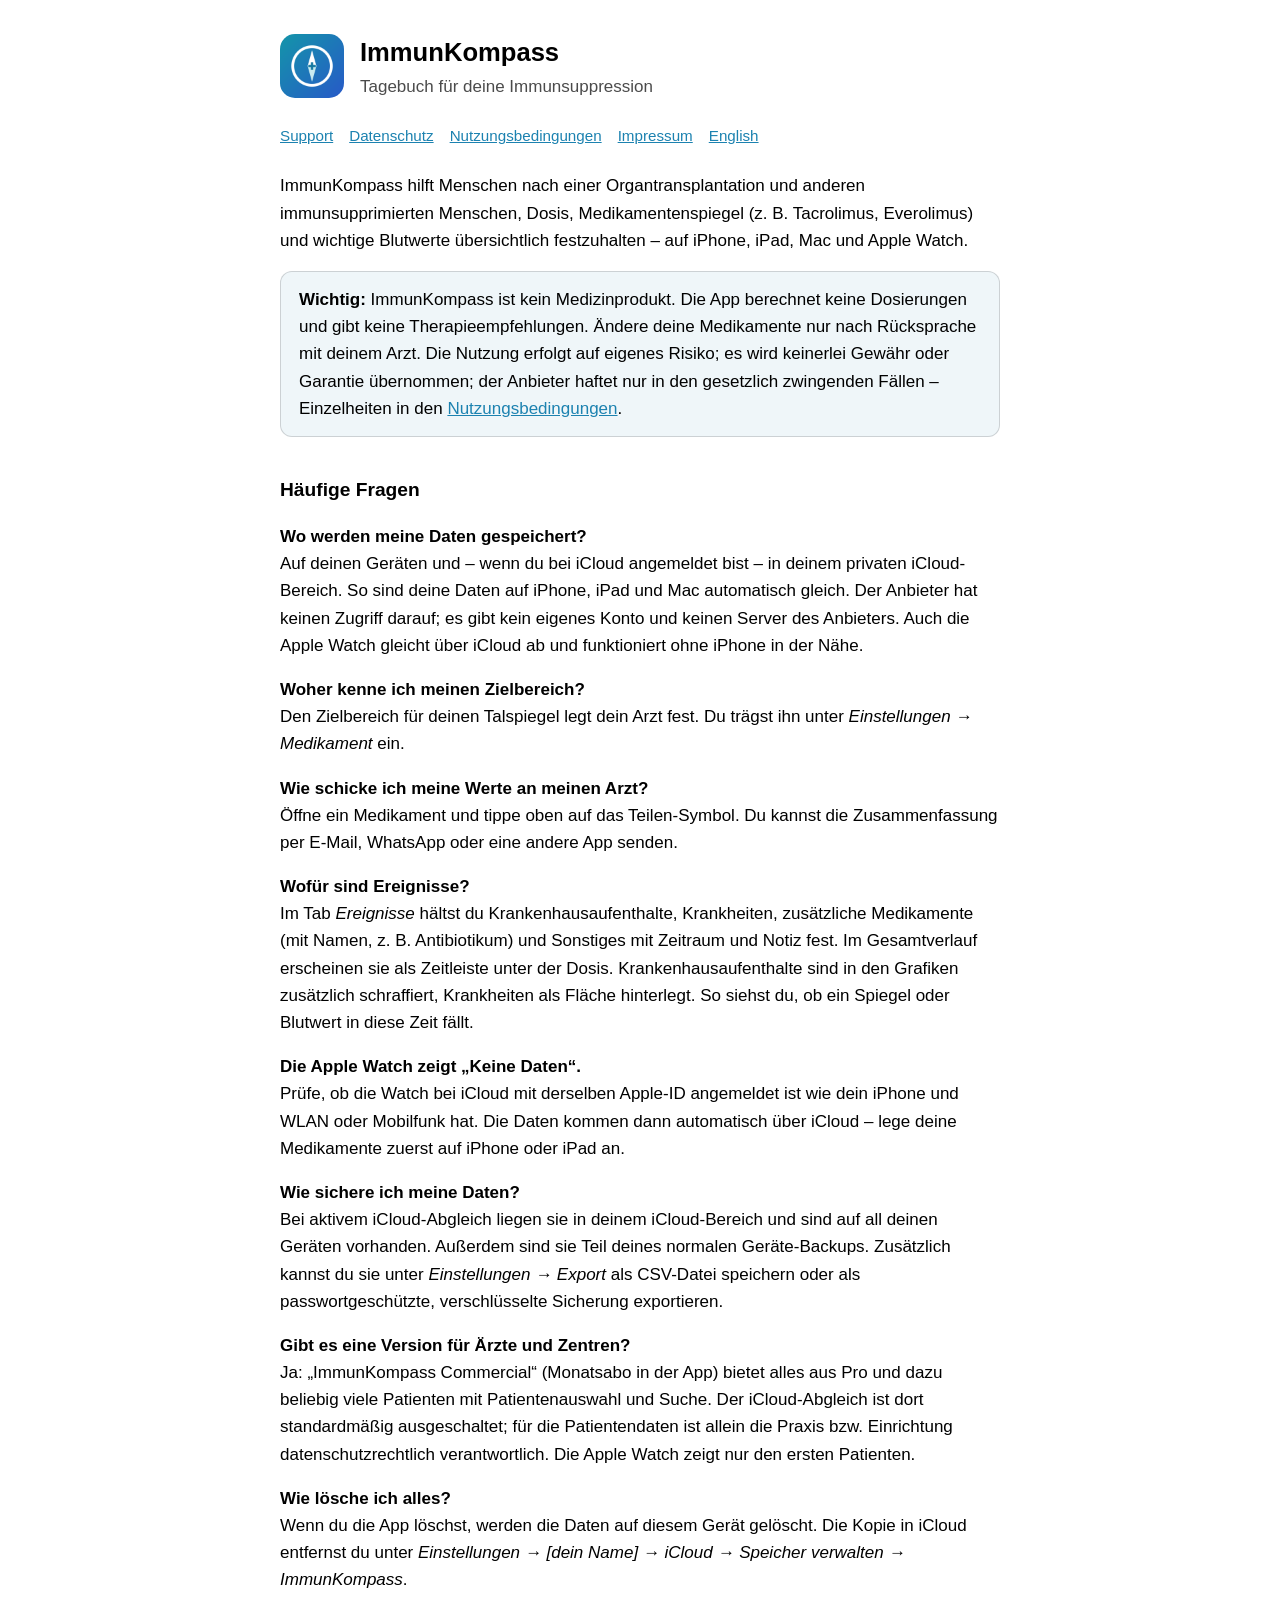
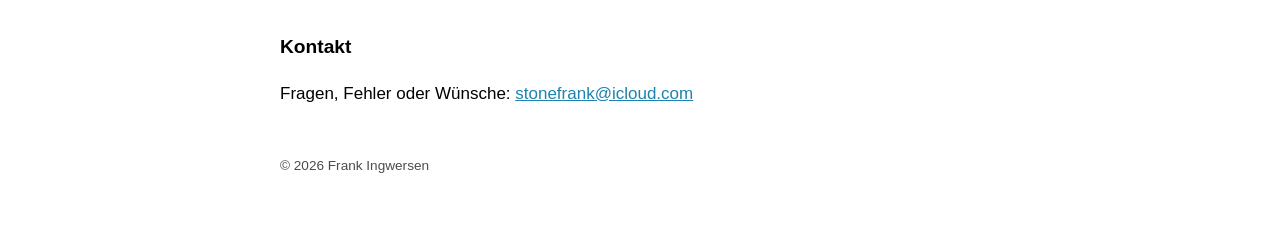
<file: index.html>
<!DOCTYPE html>
<html lang="de">
<head>
<meta charset="utf-8">
<meta name="viewport" content="width=device-width, initial-scale=1">
<title>ImmunKompass – Support</title>
<link rel="stylesheet" href="style.css">
<link rel="icon" href="icon.png">
</head>
<body>
<main>
  <header>
    <img src="icon.png" alt="">
    <div><h1>ImmunKompass</h1><p>Tagebuch für deine Immunsuppression</p></div>
  </header>
  <nav>
    <a href="index.html">Support</a>
    <a href="datenschutz.html">Datenschutz</a>
    <a href="nutzungsbedingungen.html">Nutzungsbedingungen</a>
    <a href="impressum.html">Impressum</a>
    <a href="en/index.html" lang="en">English</a>
  </nav>

  <p>ImmunKompass hilft Menschen nach einer Organtransplantation und anderen immunsupprimierten Menschen, Dosis, Medikamentenspiegel (z.&nbsp;B. Tacrolimus, Everolimus) und wichtige Blutwerte übersichtlich festzuhalten – auf iPhone, iPad, Mac und Apple Watch.</p>

  <div class="box"><strong>Wichtig:</strong> ImmunKompass ist kein Medizinprodukt. Die App berechnet keine Dosierungen und gibt keine Therapieempfehlungen. Ändere deine Medikamente nur nach Rücksprache mit deinem Arzt. Die Nutzung erfolgt auf eigenes Risiko; es wird keinerlei Gewähr oder Garantie übernommen; der Anbieter haftet nur in den gesetzlich zwingenden Fällen – Einzelheiten in den <a href="nutzungsbedingungen.html">Nutzungsbedingungen</a>.</div>

  <h2>Häufige Fragen</h2>
  <p><strong>Wo werden meine Daten gespeichert?</strong><br>
  Auf deinen Geräten und – wenn du bei iCloud angemeldet bist – in deinem privaten iCloud-Bereich. So sind deine Daten auf iPhone, iPad und Mac automatisch gleich. Der Anbieter hat keinen Zugriff darauf; es gibt kein eigenes Konto und keinen Server des Anbieters. Auch die Apple Watch gleicht über iCloud ab und funktioniert ohne iPhone in der Nähe.</p>

  <p><strong>Woher kenne ich meinen Zielbereich?</strong><br>
  Den Zielbereich für deinen Talspiegel legt dein Arzt fest. Du trägst ihn unter <em>Einstellungen → Medikament</em> ein.</p>

  <p><strong>Wie schicke ich meine Werte an meinen Arzt?</strong><br>
  Öffne ein Medikament und tippe oben auf das Teilen-Symbol. Du kannst die Zusammenfassung per E-Mail, WhatsApp oder eine andere App senden.</p>

  <p><strong>Wofür sind Ereignisse?</strong><br>
  Im Tab <em>Ereignisse</em> hältst du Krankenhausaufenthalte, Krankheiten, zusätzliche Medikamente (mit Namen, z.&nbsp;B. Antibiotikum) und Sonstiges mit Zeitraum und Notiz fest. Im Gesamtverlauf erscheinen sie als Zeitleiste unter der Dosis. Krankenhausaufenthalte sind in den Grafiken zusätzlich schraffiert, Krankheiten als Fläche hinterlegt. So siehst du, ob ein Spiegel oder Blutwert in diese Zeit fällt.</p>

  <p><strong>Die Apple Watch zeigt „Keine Daten“.</strong><br>
  Prüfe, ob die Watch bei iCloud mit derselben Apple-ID angemeldet ist wie dein iPhone und WLAN oder Mobilfunk hat. Die Daten kommen dann automatisch über iCloud – lege deine Medikamente zuerst auf iPhone oder iPad an.</p>

  <p><strong>Wie sichere ich meine Daten?</strong><br>
  Bei aktivem iCloud-Abgleich liegen sie in deinem iCloud-Bereich und sind auf all deinen Geräten vorhanden. Außerdem sind sie Teil deines normalen Geräte-Backups. Zusätzlich kannst du sie unter <em>Einstellungen → Export</em> als CSV-Datei speichern oder als passwortgeschützte, verschlüsselte Sicherung exportieren.</p>

  <p><strong>Gibt es eine Version für Ärzte und Zentren?</strong><br>
  Ja: „ImmunKompass Commercial“ (Monatsabo in der App) bietet alles aus Pro und dazu beliebig viele Patienten mit Patientenauswahl und Suche. Der iCloud-Abgleich ist dort standardmäßig ausgeschaltet; für die Patientendaten ist allein die Praxis bzw. Einrichtung datenschutzrechtlich verantwortlich. Die Apple Watch zeigt nur den ersten Patienten.</p>

  <p><strong>Wie lösche ich alles?</strong><br>
  Wenn du die App löschst, werden die Daten auf diesem Gerät gelöscht. Die Kopie in iCloud entfernst du unter <em>Einstellungen → [dein Name] → iCloud → Speicher verwalten → ImmunKompass</em>.</p>

  <h2>Kontakt</h2>
  <p>Fragen, Fehler oder Wünsche: <a href="mailto:stonefrank@icloud.com">stonefrank@icloud.com</a></p>

  <footer>© 2026 Frank Ingwersen</footer>
</main>
</body>
</html>
</file>
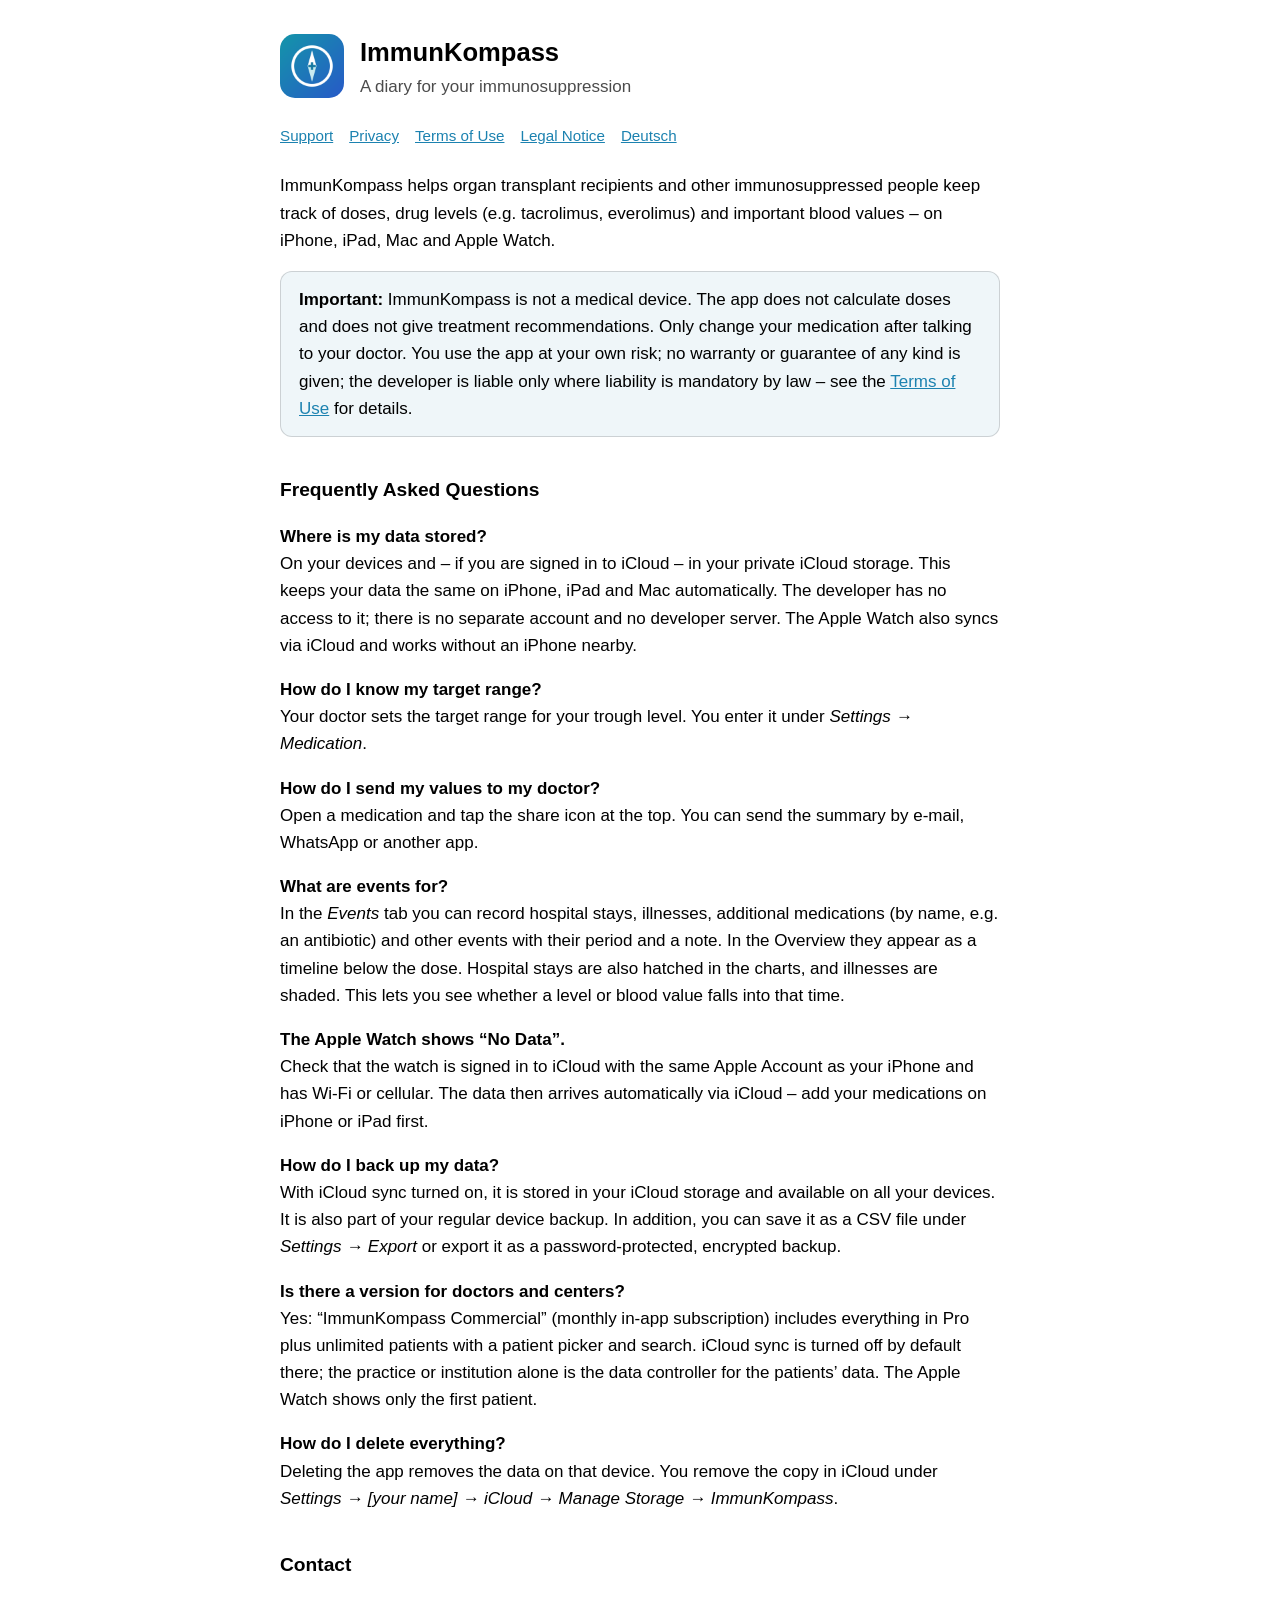
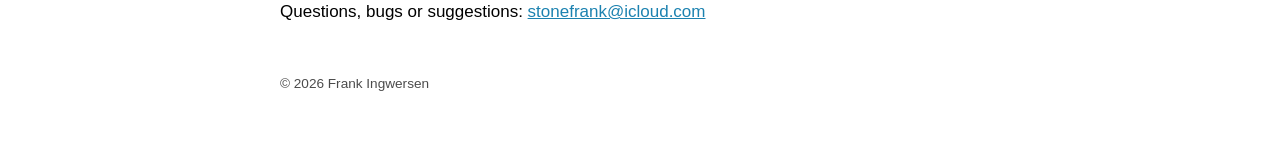
<file: en/index.html>
<!DOCTYPE html>
<html lang="en">
<head>
<meta charset="utf-8">
<meta name="viewport" content="width=device-width, initial-scale=1">
<title>ImmunKompass – Support</title>
<link rel="stylesheet" href="../style.css">
<link rel="icon" href="../icon.png">
</head>
<body>
<main>
  <header>
    <img src="../icon.png" alt="">
    <div><h1>ImmunKompass</h1><p>A diary for your immunosuppression</p></div>
  </header>
  <nav>
    <a href="index.html">Support</a>
    <a href="privacy.html">Privacy</a>
    <a href="terms.html">Terms of Use</a>
    <a href="imprint.html">Legal Notice</a>
    <a href="../index.html" lang="de">Deutsch</a>
  </nav>

  <p>ImmunKompass helps organ transplant recipients and other immunosuppressed people keep track of doses, drug levels (e.g. tacrolimus, everolimus) and important blood values – on iPhone, iPad, Mac and Apple Watch.</p>

  <div class="box"><strong>Important:</strong> ImmunKompass is not a medical device. The app does not calculate doses and does not give treatment recommendations. Only change your medication after talking to your doctor. You use the app at your own risk; no warranty or guarantee of any kind is given; the developer is liable only where liability is mandatory by law – see the <a href="terms.html">Terms of Use</a> for details.</div>

  <h2>Frequently Asked Questions</h2>
  <p><strong>Where is my data stored?</strong><br>
  On your devices and – if you are signed in to iCloud – in your private iCloud storage. This keeps your data the same on iPhone, iPad and Mac automatically. The developer has no access to it; there is no separate account and no developer server. The Apple Watch also syncs via iCloud and works without an iPhone nearby.</p>

  <p><strong>How do I know my target range?</strong><br>
  Your doctor sets the target range for your trough level. You enter it under <em>Settings → Medication</em>.</p>

  <p><strong>How do I send my values to my doctor?</strong><br>
  Open a medication and tap the share icon at the top. You can send the summary by e-mail, WhatsApp or another app.</p>

  <p><strong>What are events for?</strong><br>
  In the <em>Events</em> tab you can record hospital stays, illnesses, additional medications (by name, e.g. an antibiotic) and other events with their period and a note. In the Overview they appear as a timeline below the dose. Hospital stays are also hatched in the charts, and illnesses are shaded. This lets you see whether a level or blood value falls into that time.</p>

  <p><strong>The Apple Watch shows “No Data”.</strong><br>
  Check that the watch is signed in to iCloud with the same Apple Account as your iPhone and has Wi-Fi or cellular. The data then arrives automatically via iCloud – add your medications on iPhone or iPad first.</p>

  <p><strong>How do I back up my data?</strong><br>
  With iCloud sync turned on, it is stored in your iCloud storage and available on all your devices. It is also part of your regular device backup. In addition, you can save it as a CSV file under <em>Settings → Export</em> or export it as a password-protected, encrypted backup.</p>

  <p><strong>Is there a version for doctors and centers?</strong><br>
  Yes: “ImmunKompass Commercial” (monthly in-app subscription) includes everything in Pro plus unlimited patients with a patient picker and search. iCloud sync is turned off by default there; the practice or institution alone is the data controller for the patients’ data. The Apple Watch shows only the first patient.</p>

  <p><strong>How do I delete everything?</strong><br>
  Deleting the app removes the data on that device. You remove the copy in iCloud under <em>Settings → [your name] → iCloud → Manage Storage → ImmunKompass</em>.</p>

  <h2>Contact</h2>
  <p>Questions, bugs or suggestions: <a href="mailto:stonefrank@icloud.com">stonefrank@icloud.com</a></p>

  <footer>© 2026 Frank Ingwersen</footer>
</main>
</body>
</html>
</file>
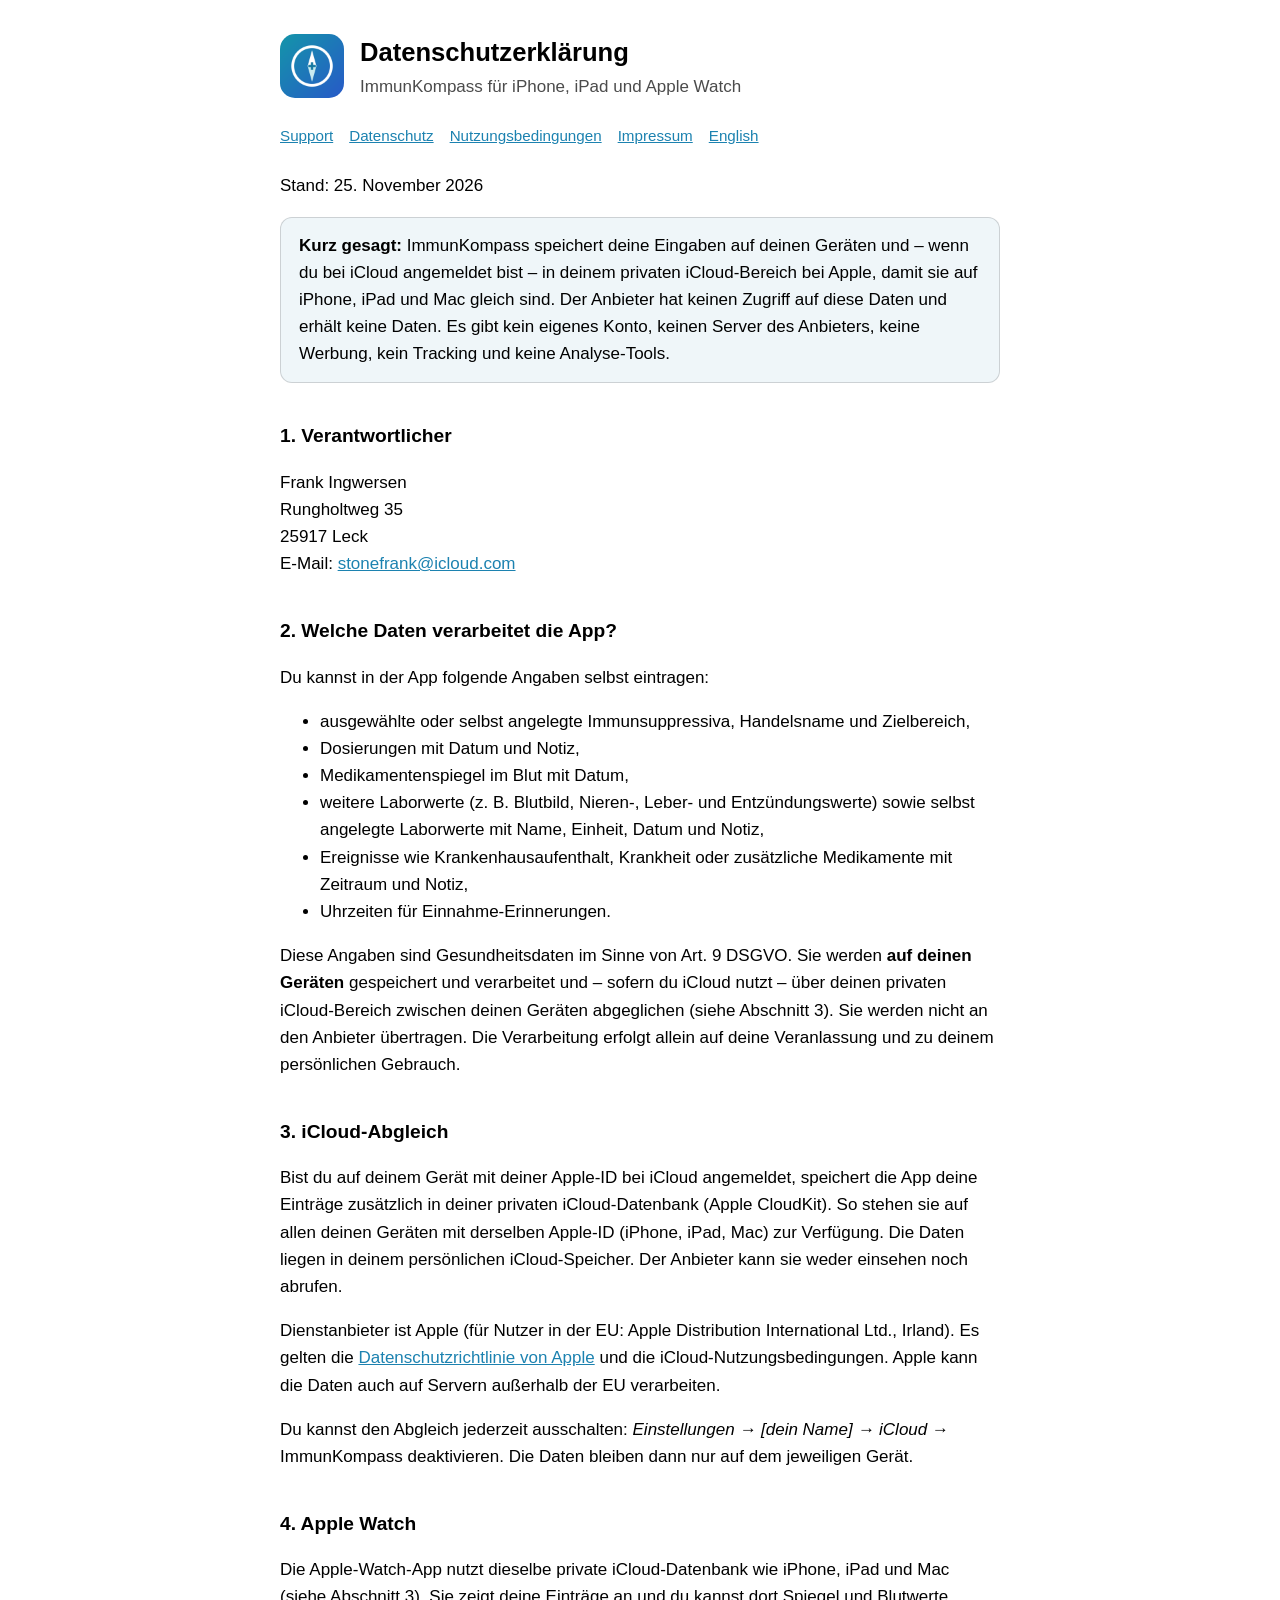
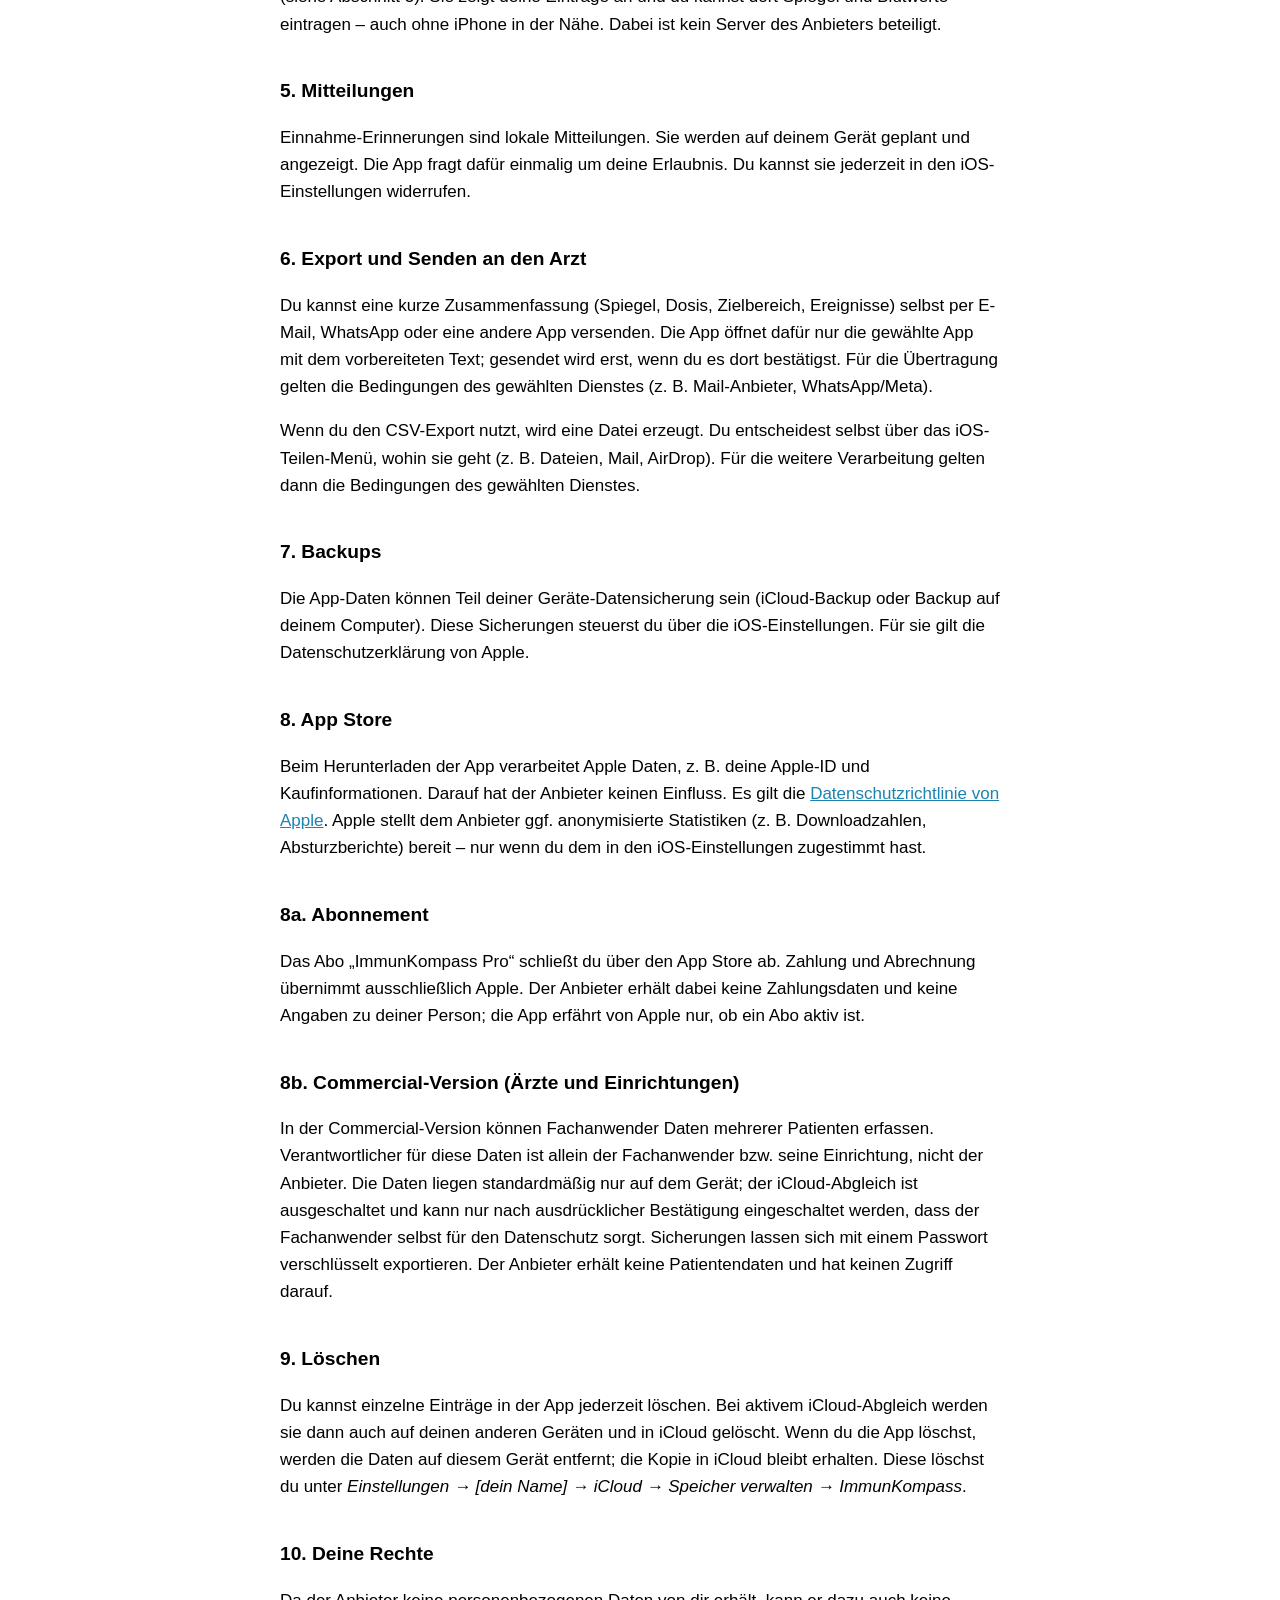
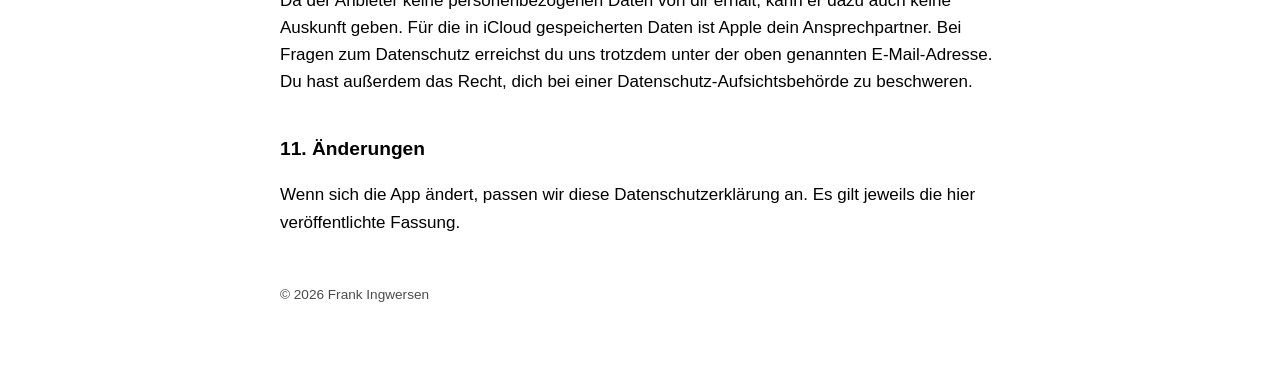
<file: datenschutz.html>
<!DOCTYPE html>
<html lang="de">
<head>
<meta charset="utf-8">
<meta name="viewport" content="width=device-width, initial-scale=1">
<title>ImmunKompass – Datenschutzerklärung</title>
<link rel="stylesheet" href="style.css">
<link rel="icon" href="icon.png">
</head>
<body>
<main>
  <header>
    <img src="icon.png" alt="">
    <div><h1>Datenschutzerklärung</h1><p>ImmunKompass für iPhone, iPad und Apple Watch</p></div>
  </header>
  <nav>
    <a href="index.html">Support</a>
    <a href="datenschutz.html">Datenschutz</a>
    <a href="nutzungsbedingungen.html">Nutzungsbedingungen</a>
    <a href="impressum.html">Impressum</a>
    <a href="en/privacy.html" lang="en">English</a>
  </nav>

  <p>Stand: 25. November 2026</p>

  <div class="box"><strong>Kurz gesagt:</strong> ImmunKompass speichert deine Eingaben auf deinen Geräten und – wenn du bei iCloud angemeldet bist – in deinem privaten iCloud-Bereich bei Apple, damit sie auf iPhone, iPad und Mac gleich sind. Der Anbieter hat keinen Zugriff auf diese Daten und erhält keine Daten. Es gibt kein eigenes Konto, keinen Server des Anbieters, keine Werbung, kein Tracking und keine Analyse-Tools.</div>

  <h2>1. Verantwortlicher</h2>
  <p>Frank Ingwersen<br>Rungholtweg 35<br>25917 Leck<br>E-Mail: <a href="mailto:stonefrank@icloud.com">stonefrank@icloud.com</a></p>

  <h2>2. Welche Daten verarbeitet die App?</h2>
  <p>Du kannst in der App folgende Angaben selbst eintragen:</p>
  <ul>
    <li>ausgewählte oder selbst angelegte Immunsuppressiva, Handelsname und Zielbereich,</li>
    <li>Dosierungen mit Datum und Notiz,</li>
    <li>Medikamentenspiegel im Blut mit Datum,</li>
    <li>weitere Laborwerte (z.&nbsp;B. Blutbild, Nieren-, Leber- und Entzündungswerte) sowie selbst angelegte Laborwerte mit Name, Einheit, Datum und Notiz,</li>
    <li>Ereignisse wie Krankenhausaufenthalt, Krankheit oder zusätzliche Medikamente mit Zeitraum und Notiz,</li>
    <li>Uhrzeiten für Einnahme-Erinnerungen.</li>
  </ul>
  <p>Diese Angaben sind Gesundheitsdaten im Sinne von Art.&nbsp;9 DSGVO. Sie werden <strong>auf deinen Geräten</strong> gespeichert und verarbeitet und – sofern du iCloud nutzt – über deinen privaten iCloud-Bereich zwischen deinen Geräten abgeglichen (siehe Abschnitt&nbsp;3). Sie werden nicht an den Anbieter übertragen. Die Verarbeitung erfolgt allein auf deine Veranlassung und zu deinem persönlichen Gebrauch.</p>

  <h2>3. iCloud-Abgleich</h2>
  <p>Bist du auf deinem Gerät mit deiner Apple-ID bei iCloud angemeldet, speichert die App deine Einträge zusätzlich in deiner privaten iCloud-Datenbank (Apple CloudKit). So stehen sie auf allen deinen Geräten mit derselben Apple-ID (iPhone, iPad, Mac) zur Verfügung. Die Daten liegen in deinem persönlichen iCloud-Speicher. Der Anbieter kann sie weder einsehen noch abrufen.</p>
  <p>Dienstanbieter ist Apple (für Nutzer in der EU: Apple Distribution International Ltd., Irland). Es gelten die <a href="https://www.apple.com/de/legal/privacy/">Datenschutzrichtlinie von Apple</a> und die iCloud-Nutzungsbedingungen. Apple kann die Daten auch auf Servern außerhalb der EU verarbeiten.</p>
  <p>Du kannst den Abgleich jederzeit ausschalten: <em>Einstellungen → [dein Name] → iCloud</em> → ImmunKompass deaktivieren. Die Daten bleiben dann nur auf dem jeweiligen Gerät.</p>

  <h2>4. Apple Watch</h2>
  <p>Die Apple-Watch-App nutzt dieselbe private iCloud-Datenbank wie iPhone, iPad und Mac (siehe Abschnitt&nbsp;3). Sie zeigt deine Einträge an und du kannst dort Spiegel und Blutwerte eintragen – auch ohne iPhone in der Nähe. Dabei ist kein Server des Anbieters beteiligt.</p>

  <h2>5. Mitteilungen</h2>
  <p>Einnahme-Erinnerungen sind lokale Mitteilungen. Sie werden auf deinem Gerät geplant und angezeigt. Die App fragt dafür einmalig um deine Erlaubnis. Du kannst sie jederzeit in den iOS-Einstellungen widerrufen.</p>

  <h2>6. Export und Senden an den Arzt</h2>
  <p>Du kannst eine kurze Zusammenfassung (Spiegel, Dosis, Zielbereich, Ereignisse) selbst per E-Mail, WhatsApp oder eine andere App versenden. Die App öffnet dafür nur die gewählte App mit dem vorbereiteten Text; gesendet wird erst, wenn du es dort bestätigst. Für die Übertragung gelten die Bedingungen des gewählten Dienstes (z.&nbsp;B. Mail-Anbieter, WhatsApp/Meta).</p>
  <p>Wenn du den CSV-Export nutzt, wird eine Datei erzeugt. Du entscheidest selbst über das iOS-Teilen-Menü, wohin sie geht (z.&nbsp;B. Dateien, Mail, AirDrop). Für die weitere Verarbeitung gelten dann die Bedingungen des gewählten Dienstes.</p>

  <h2>7. Backups</h2>
  <p>Die App-Daten können Teil deiner Geräte-Datensicherung sein (iCloud-Backup oder Backup auf deinem Computer). Diese Sicherungen steuerst du über die iOS-Einstellungen. Für sie gilt die Datenschutzerklärung von Apple.</p>

  <h2>8. App Store</h2>
  <p>Beim Herunterladen der App verarbeitet Apple Daten, z.&nbsp;B. deine Apple-ID und Kaufinformationen. Darauf hat der Anbieter keinen Einfluss. Es gilt die <a href="https://www.apple.com/de/legal/privacy/">Datenschutzrichtlinie von Apple</a>. Apple stellt dem Anbieter ggf. anonymisierte Statistiken (z.&nbsp;B. Downloadzahlen, Absturzberichte) bereit – nur wenn du dem in den iOS-Einstellungen zugestimmt hast.</p>

  <h2>8a. Abonnement</h2>
  <p>Das Abo „ImmunKompass Pro“ schließt du über den App Store ab. Zahlung und Abrechnung übernimmt ausschließlich Apple. Der Anbieter erhält dabei keine Zahlungsdaten und keine Angaben zu deiner Person; die App erfährt von Apple nur, ob ein Abo aktiv ist.</p>

  <h2>8b. Commercial-Version (Ärzte und Einrichtungen)</h2>
  <p>In der Commercial-Version können Fachanwender Daten mehrerer Patienten erfassen. Verantwortlicher für diese Daten ist allein der Fachanwender bzw. seine Einrichtung, nicht der Anbieter. Die Daten liegen standardmäßig nur auf dem Gerät; der iCloud-Abgleich ist ausgeschaltet und kann nur nach ausdrücklicher Bestätigung eingeschaltet werden, dass der Fachanwender selbst für den Datenschutz sorgt. Sicherungen lassen sich mit einem Passwort verschlüsselt exportieren. Der Anbieter erhält keine Patientendaten und hat keinen Zugriff darauf.</p>

  <h2>9. Löschen</h2>
  <p>Du kannst einzelne Einträge in der App jederzeit löschen. Bei aktivem iCloud-Abgleich werden sie dann auch auf deinen anderen Geräten und in iCloud gelöscht. Wenn du die App löschst, werden die Daten auf diesem Gerät entfernt; die Kopie in iCloud bleibt erhalten. Diese löschst du unter <em>Einstellungen → [dein Name] → iCloud → Speicher verwalten → ImmunKompass</em>.</p>

  <h2>10. Deine Rechte</h2>
  <p>Da der Anbieter keine personenbezogenen Daten von dir erhält, kann er dazu auch keine Auskunft geben. Für die in iCloud gespeicherten Daten ist Apple dein Ansprechpartner. Bei Fragen zum Datenschutz erreichst du uns trotzdem unter der oben genannten E-Mail-Adresse. Du hast außerdem das Recht, dich bei einer Datenschutz-Aufsichtsbehörde zu beschweren.</p>

  <h2>11. Änderungen</h2>
  <p>Wenn sich die App ändert, passen wir diese Datenschutzerklärung an. Es gilt jeweils die hier veröffentlichte Fassung.</p>

  <footer>© 2026 Frank Ingwersen</footer>
</main>
</body>
</html>
</file>
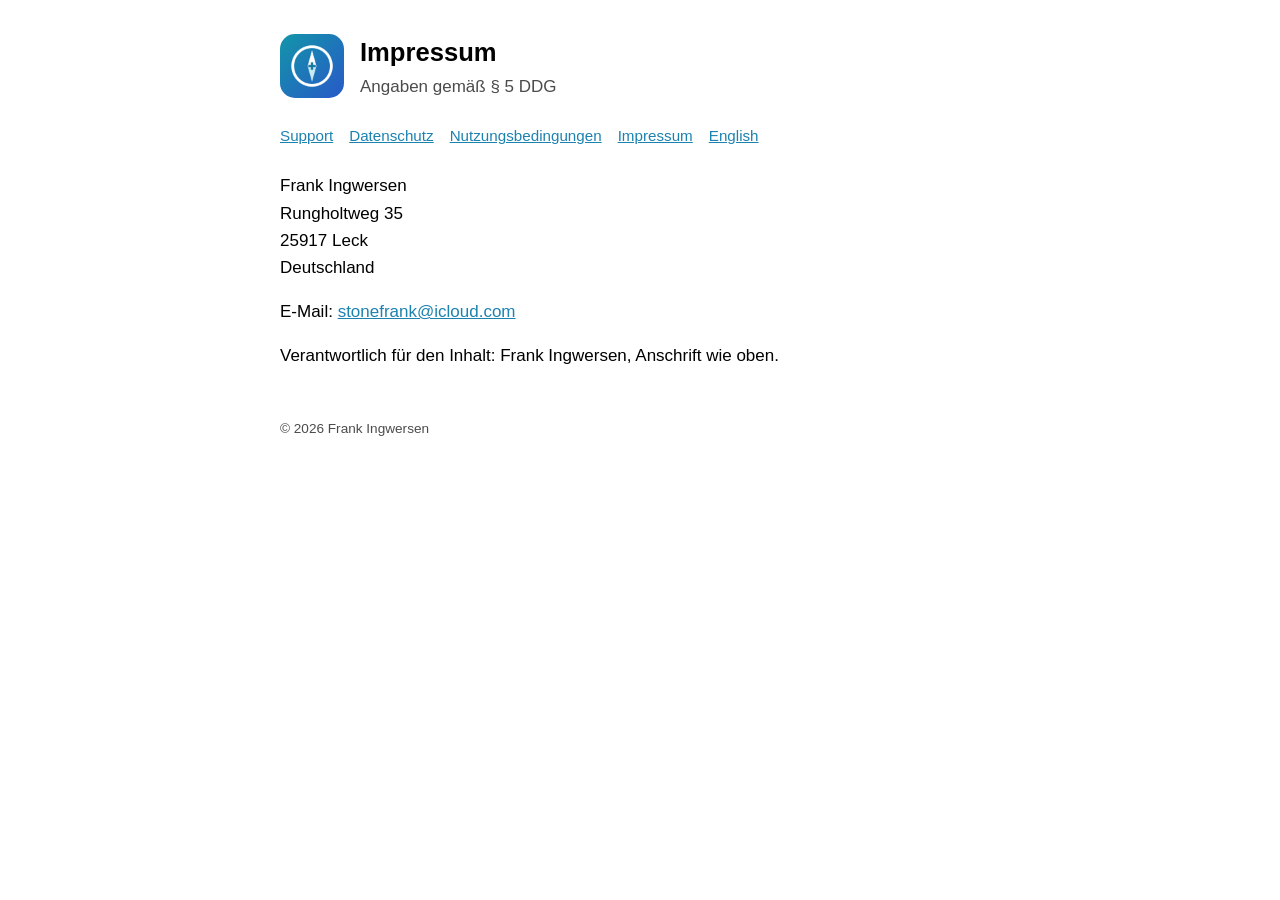
<file: impressum.html>
<!DOCTYPE html>
<html lang="de">
<head>
<meta charset="utf-8">
<meta name="viewport" content="width=device-width, initial-scale=1">
<title>ImmunKompass – Impressum</title>
<link rel="stylesheet" href="style.css">
<link rel="icon" href="icon.png">
</head>
<body>
<main>
  <header>
    <img src="icon.png" alt="">
    <div><h1>Impressum</h1><p>Angaben gemäß § 5 DDG</p></div>
  </header>
  <nav>
    <a href="index.html">Support</a>
    <a href="datenschutz.html">Datenschutz</a>
    <a href="nutzungsbedingungen.html">Nutzungsbedingungen</a>
    <a href="impressum.html">Impressum</a>
    <a href="en/imprint.html" lang="en">English</a>
  </nav>

  <p>Frank Ingwersen<br>Rungholtweg 35<br>25917 Leck<br>Deutschland</p>
  <p>E-Mail: <a href="mailto:stonefrank@icloud.com">stonefrank@icloud.com</a></p>
  <p>Verantwortlich für den Inhalt: Frank Ingwersen, Anschrift wie oben.</p>

  <footer>© 2026 Frank Ingwersen</footer>
</main>
</body>
</html>
</file>
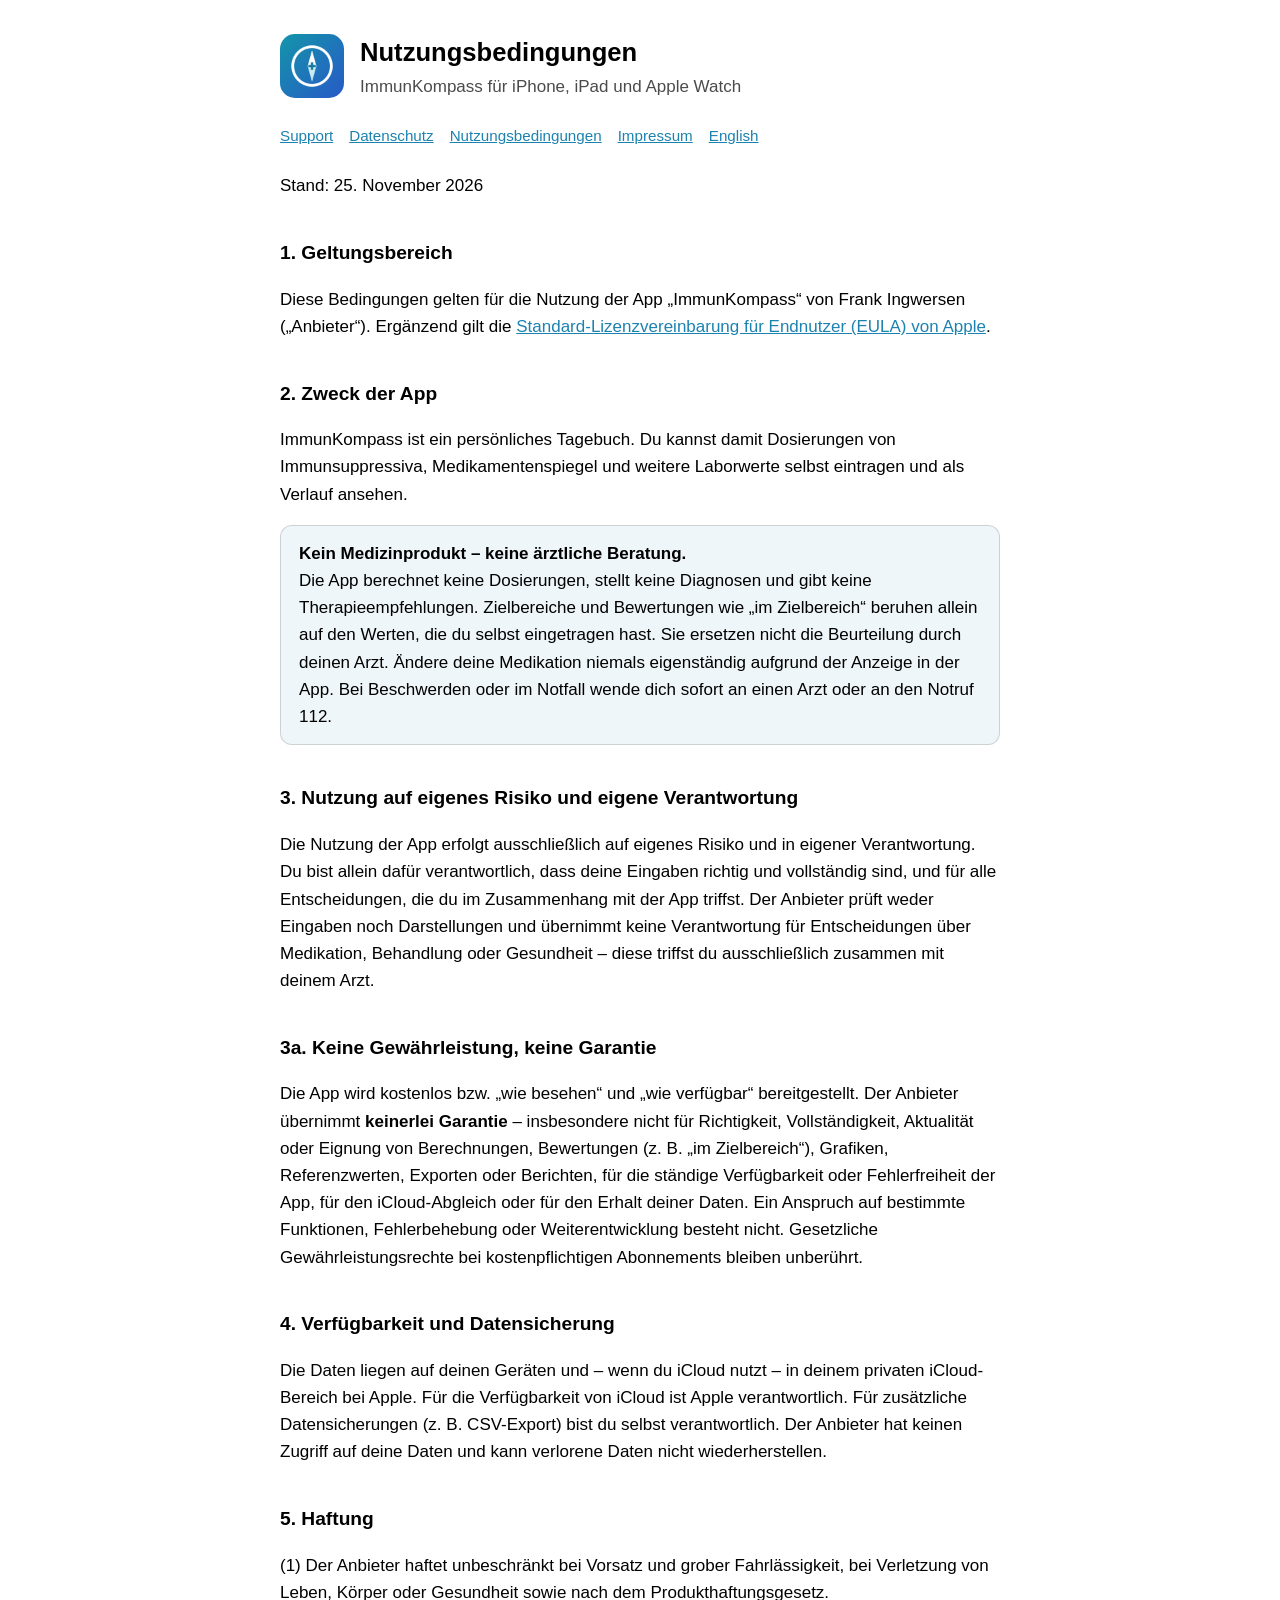
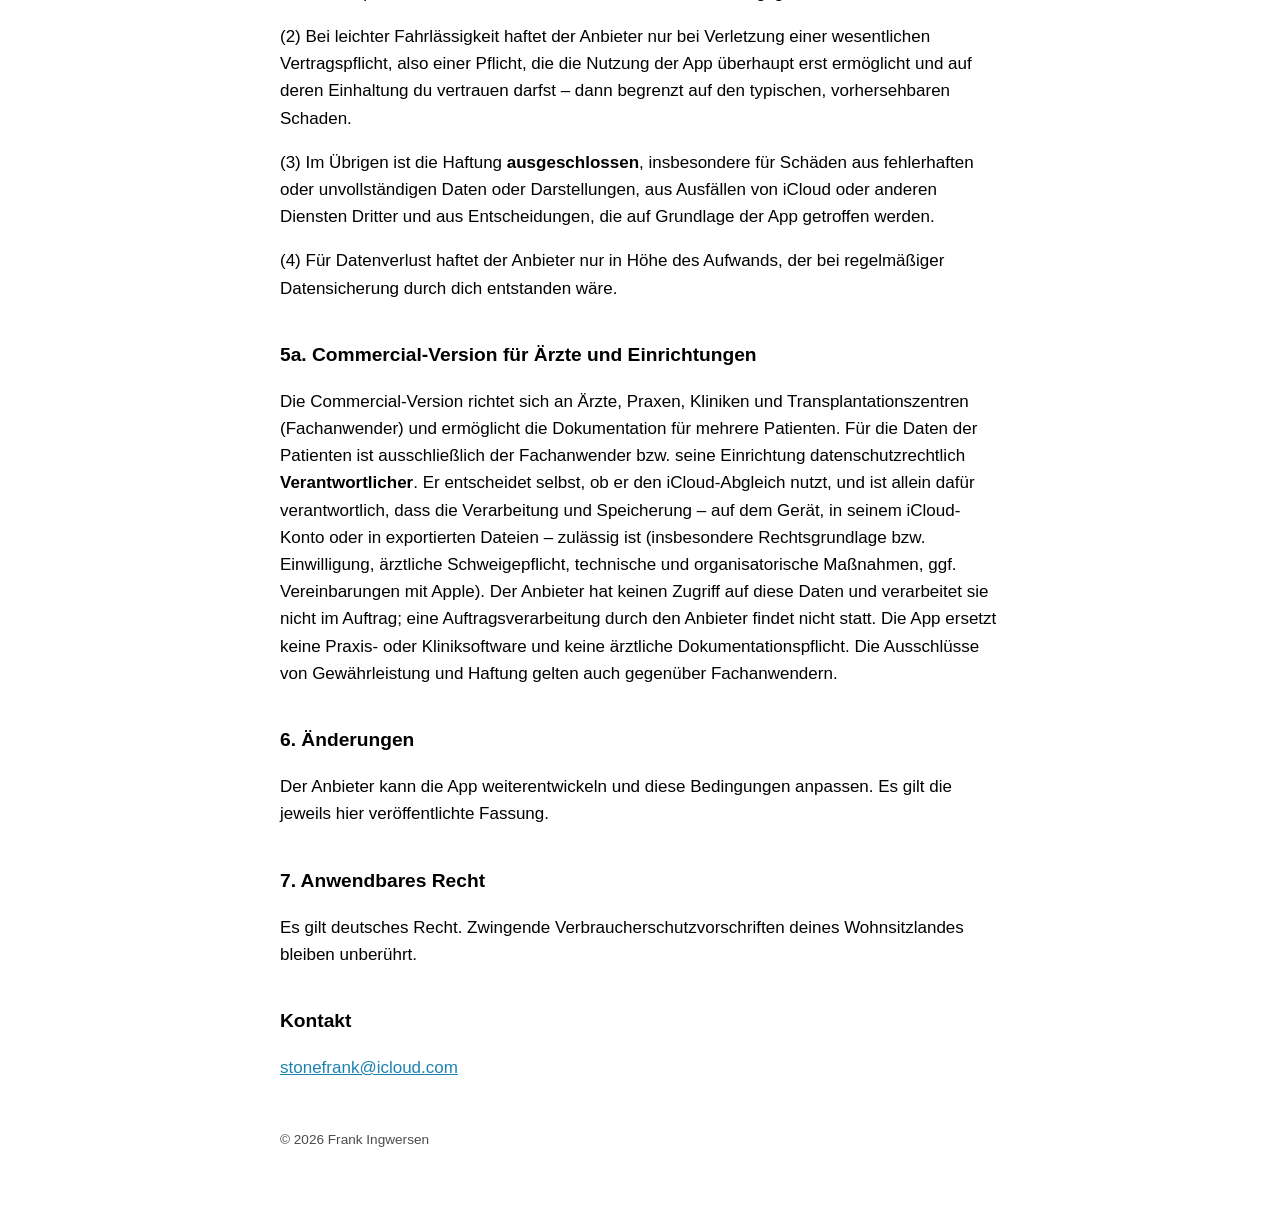
<file: nutzungsbedingungen.html>
<!DOCTYPE html>
<html lang="de">
<head>
<meta charset="utf-8">
<meta name="viewport" content="width=device-width, initial-scale=1">
<title>ImmunKompass – Nutzungsbedingungen</title>
<link rel="stylesheet" href="style.css">
<link rel="icon" href="icon.png">
</head>
<body>
<main>
  <header>
    <img src="icon.png" alt="">
    <div><h1>Nutzungsbedingungen</h1><p>ImmunKompass für iPhone, iPad und Apple Watch</p></div>
  </header>
  <nav>
    <a href="index.html">Support</a>
    <a href="datenschutz.html">Datenschutz</a>
    <a href="nutzungsbedingungen.html">Nutzungsbedingungen</a>
    <a href="impressum.html">Impressum</a>
    <a href="en/terms.html" lang="en">English</a>
  </nav>

  <p>Stand: 25. November 2026</p>

  <h2>1. Geltungsbereich</h2>
  <p>Diese Bedingungen gelten für die Nutzung der App „ImmunKompass“ von Frank Ingwersen („Anbieter“). Ergänzend gilt die <a href="https://www.apple.com/legal/internet-services/itunes/dev/stdeula/">Standard-Lizenzvereinbarung für Endnutzer (EULA) von Apple</a>.</p>

  <h2>2. Zweck der App</h2>
  <p>ImmunKompass ist ein persönliches Tagebuch. Du kannst damit Dosierungen von Immunsuppressiva, Medikamentenspiegel und weitere Laborwerte selbst eintragen und als Verlauf ansehen.</p>

  <div class="box">
    <strong>Kein Medizinprodukt – keine ärztliche Beratung.</strong><br>
    Die App berechnet keine Dosierungen, stellt keine Diagnosen und gibt keine Therapieempfehlungen. Zielbereiche und Bewertungen wie „im Zielbereich“ beruhen allein auf den Werten, die du selbst eingetragen hast. Sie ersetzen nicht die Beurteilung durch deinen Arzt. Ändere deine Medikation niemals eigenständig aufgrund der Anzeige in der App. Bei Beschwerden oder im Notfall wende dich sofort an einen Arzt oder an den Notruf 112.
  </div>

  <h2>3. Nutzung auf eigenes Risiko und eigene Verantwortung</h2>
  <p>Die Nutzung der App erfolgt ausschließlich auf eigenes Risiko und in eigener Verantwortung. Du bist allein dafür verantwortlich, dass deine Eingaben richtig und vollständig sind, und für alle Entscheidungen, die du im Zusammenhang mit der App triffst. Der Anbieter prüft weder Eingaben noch Darstellungen und übernimmt keine Verantwortung für Entscheidungen über Medikation, Behandlung oder Gesundheit – diese triffst du ausschließlich zusammen mit deinem Arzt.</p>

  <h2>3a. Keine Gewährleistung, keine Garantie</h2>
  <p>Die App wird kostenlos bzw. „wie besehen“ und „wie verfügbar“ bereitgestellt. Der Anbieter übernimmt <strong>keinerlei Garantie</strong> – insbesondere nicht für Richtigkeit, Vollständigkeit, Aktualität oder Eignung von Berechnungen, Bewertungen (z.&nbsp;B. „im Zielbereich“), Grafiken, Referenzwerten, Exporten oder Berichten, für die ständige Verfügbarkeit oder Fehlerfreiheit der App, für den iCloud-Abgleich oder für den Erhalt deiner Daten. Ein Anspruch auf bestimmte Funktionen, Fehlerbehebung oder Weiterentwicklung besteht nicht. Gesetzliche Gewährleistungsrechte bei kostenpflichtigen Abonnements bleiben unberührt.</p>

  <h2>4. Verfügbarkeit und Datensicherung</h2>
  <p>Die Daten liegen auf deinen Geräten und – wenn du iCloud nutzt – in deinem privaten iCloud-Bereich bei Apple. Für die Verfügbarkeit von iCloud ist Apple verantwortlich. Für zusätzliche Datensicherungen (z.&nbsp;B. CSV-Export) bist du selbst verantwortlich. Der Anbieter hat keinen Zugriff auf deine Daten und kann verlorene Daten nicht wiederherstellen.</p>

  <h2>5. Haftung</h2>
  <p>(1) Der Anbieter haftet unbeschränkt bei Vorsatz und grober Fahrlässigkeit, bei Verletzung von Leben, Körper oder Gesundheit sowie nach dem Produkthaftungsgesetz.</p>
  <p>(2) Bei leichter Fahrlässigkeit haftet der Anbieter nur bei Verletzung einer wesentlichen Vertragspflicht, also einer Pflicht, die die Nutzung der App überhaupt erst ermöglicht und auf deren Einhaltung du vertrauen darfst – dann begrenzt auf den typischen, vorhersehbaren Schaden.</p>
  <p>(3) Im Übrigen ist die Haftung <strong>ausgeschlossen</strong>, insbesondere für Schäden aus fehlerhaften oder unvollständigen Daten oder Darstellungen, aus Ausfällen von iCloud oder anderen Diensten Dritter und aus Entscheidungen, die auf Grundlage der App getroffen werden.</p>
  <p>(4) Für Datenverlust haftet der Anbieter nur in Höhe des Aufwands, der bei regelmäßiger Datensicherung durch dich entstanden wäre.</p>

  <h2>5a. Commercial-Version für Ärzte und Einrichtungen</h2>
  <p>Die Commercial-Version richtet sich an Ärzte, Praxen, Kliniken und Transplantationszentren (Fachanwender) und ermöglicht die Dokumentation für mehrere Patienten. Für die Daten der Patienten ist ausschließlich der Fachanwender bzw. seine Einrichtung datenschutzrechtlich <strong>Verantwortlicher</strong>. Er entscheidet selbst, ob er den iCloud-Abgleich nutzt, und ist allein dafür verantwortlich, dass die Verarbeitung und Speicherung – auf dem Gerät, in seinem iCloud-Konto oder in exportierten Dateien – zulässig ist (insbesondere Rechtsgrundlage bzw. Einwilligung, ärztliche Schweigepflicht, technische und organisatorische Maßnahmen, ggf. Vereinbarungen mit Apple). Der Anbieter hat keinen Zugriff auf diese Daten und verarbeitet sie nicht im Auftrag; eine Auftragsverarbeitung durch den Anbieter findet nicht statt. Die App ersetzt keine Praxis- oder Kliniksoftware und keine ärztliche Dokumentationspflicht. Die Ausschlüsse von Gewährleistung und Haftung gelten auch gegenüber Fachanwendern.</p>

  <h2>6. Änderungen</h2>
  <p>Der Anbieter kann die App weiterentwickeln und diese Bedingungen anpassen. Es gilt die jeweils hier veröffentlichte Fassung.</p>

  <h2>7. Anwendbares Recht</h2>
  <p>Es gilt deutsches Recht. Zwingende Verbraucherschutzvorschriften deines Wohnsitzlandes bleiben unberührt.</p>

  <h2>Kontakt</h2>
  <p><a href="mailto:stonefrank@icloud.com">stonefrank@icloud.com</a></p>

  <footer>© 2026 Frank Ingwersen</footer>
</main>
</body>
</html>
</file>
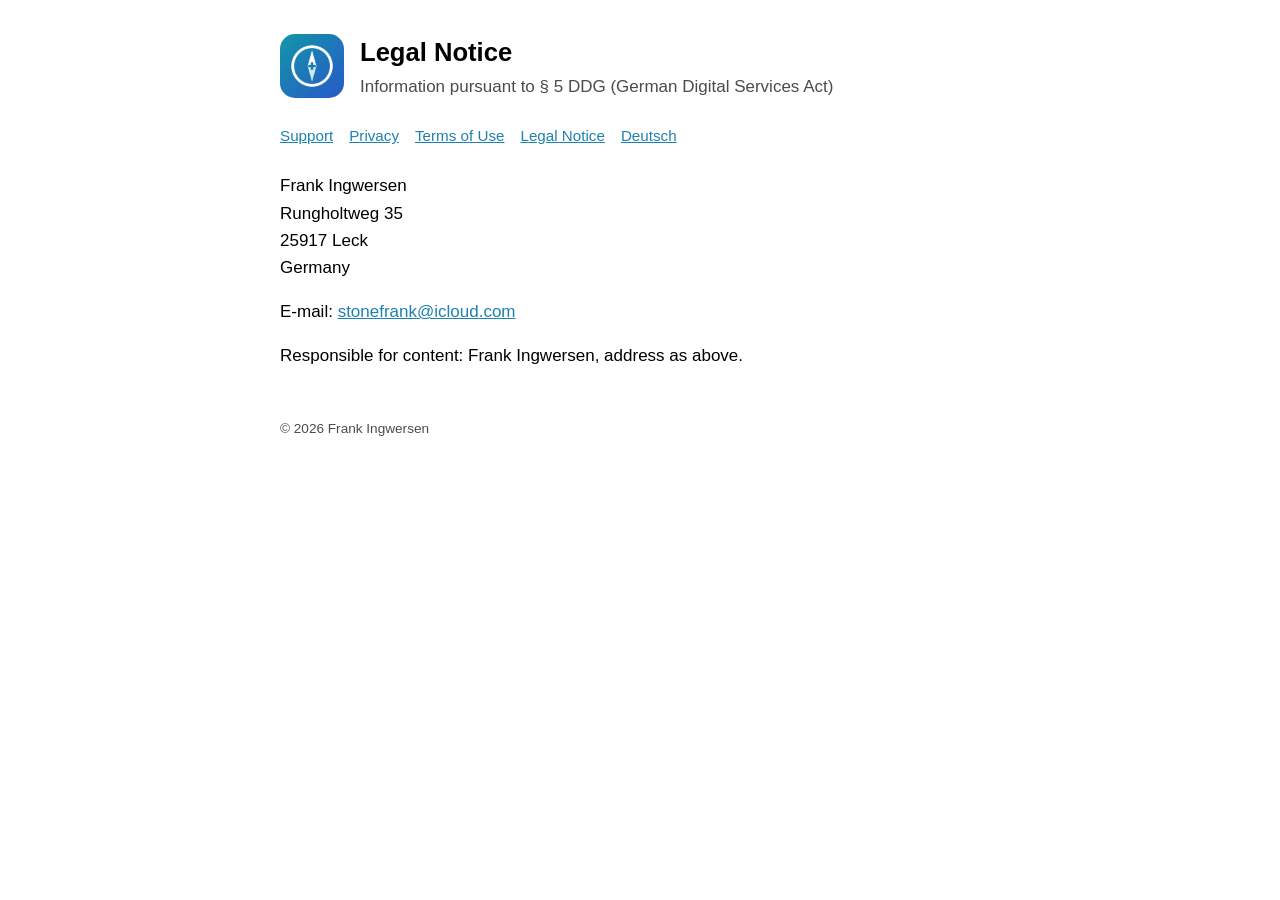
<file: en/imprint.html>
<!DOCTYPE html>
<html lang="en">
<head>
<meta charset="utf-8">
<meta name="viewport" content="width=device-width, initial-scale=1">
<title>ImmunKompass – Legal Notice</title>
<link rel="stylesheet" href="../style.css">
<link rel="icon" href="../icon.png">
</head>
<body>
<main>
  <header>
    <img src="../icon.png" alt="">
    <div><h1>Legal Notice</h1><p>Information pursuant to § 5 DDG (German Digital Services Act)</p></div>
  </header>
  <nav>
    <a href="index.html">Support</a>
    <a href="privacy.html">Privacy</a>
    <a href="terms.html">Terms of Use</a>
    <a href="imprint.html">Legal Notice</a>
    <a href="../impressum.html" lang="de">Deutsch</a>
  </nav>

  <p>Frank Ingwersen<br>Rungholtweg 35<br>25917 Leck<br>Germany</p>
  <p>E-mail: <a href="mailto:stonefrank@icloud.com">stonefrank@icloud.com</a></p>
  <p>Responsible for content: Frank Ingwersen, address as above.</p>

  <footer>© 2026 Frank Ingwersen</footer>
</main>
</body>
</html>
</file>
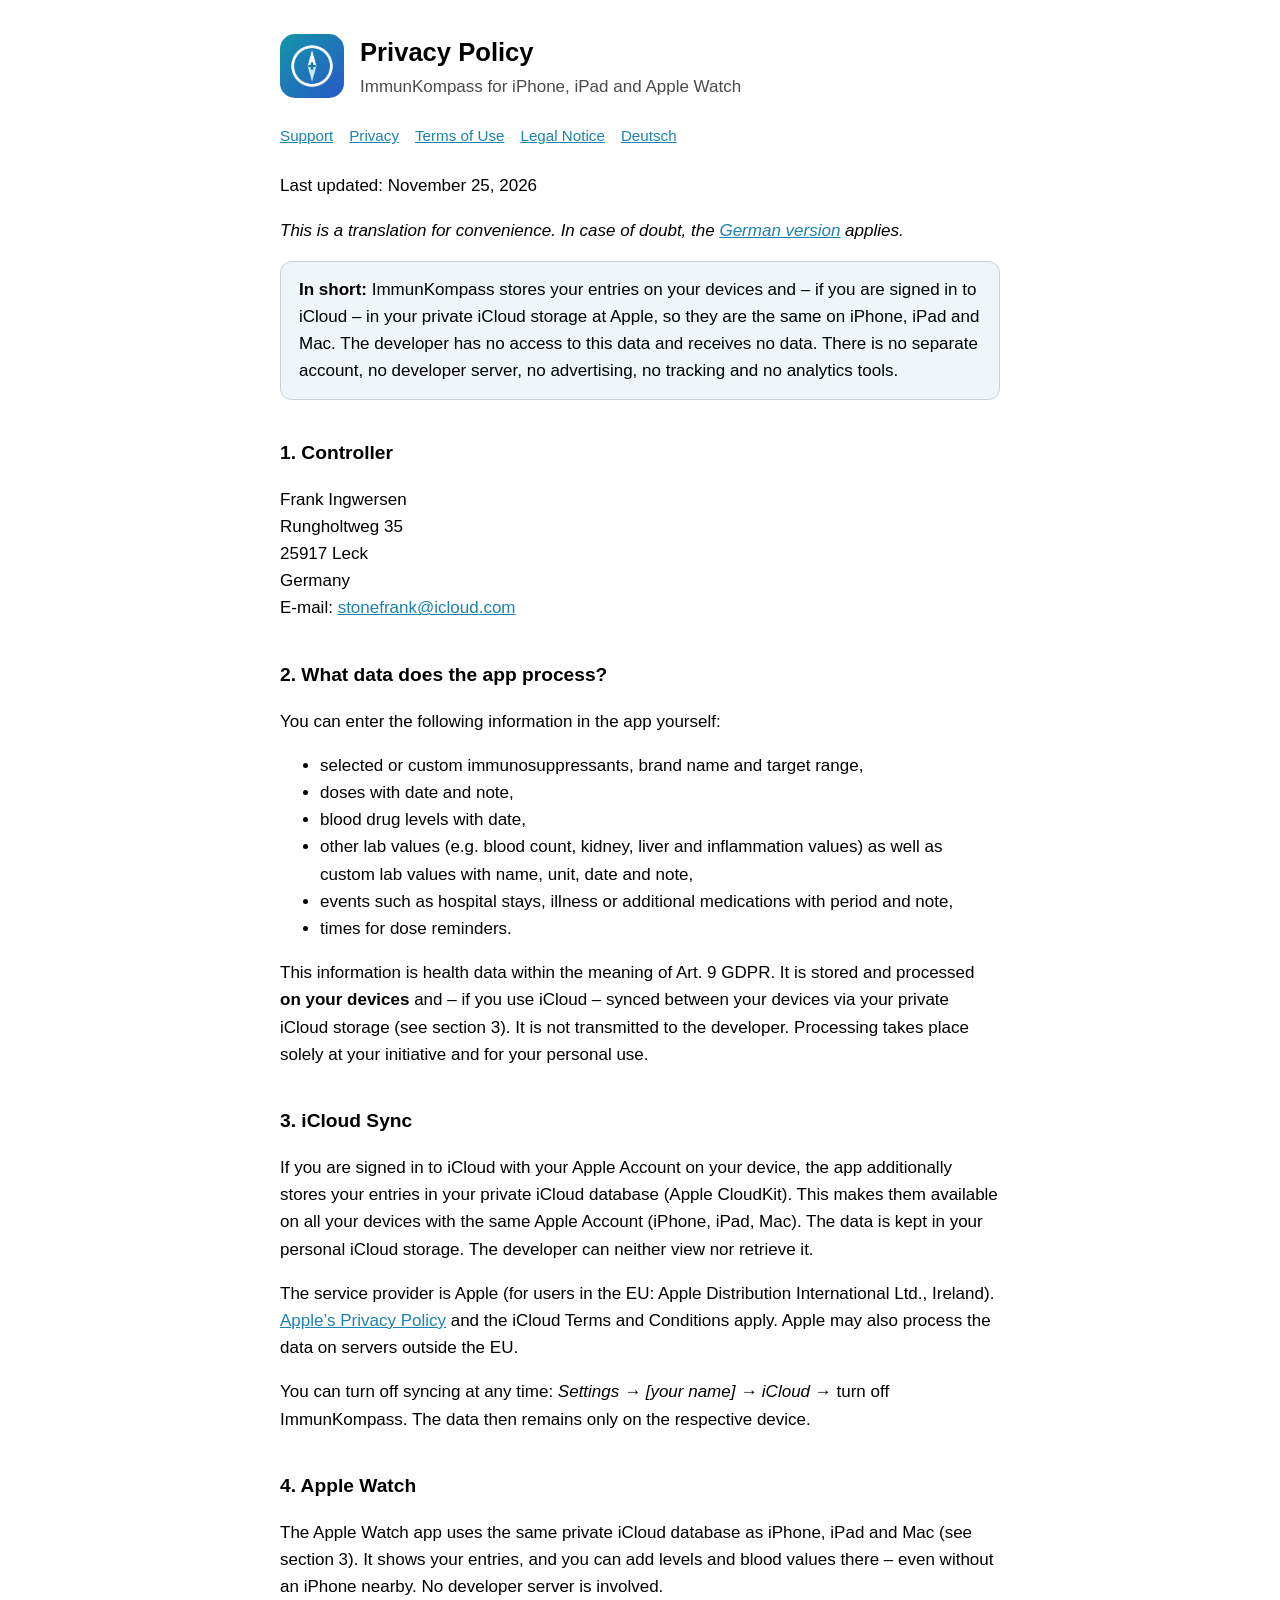
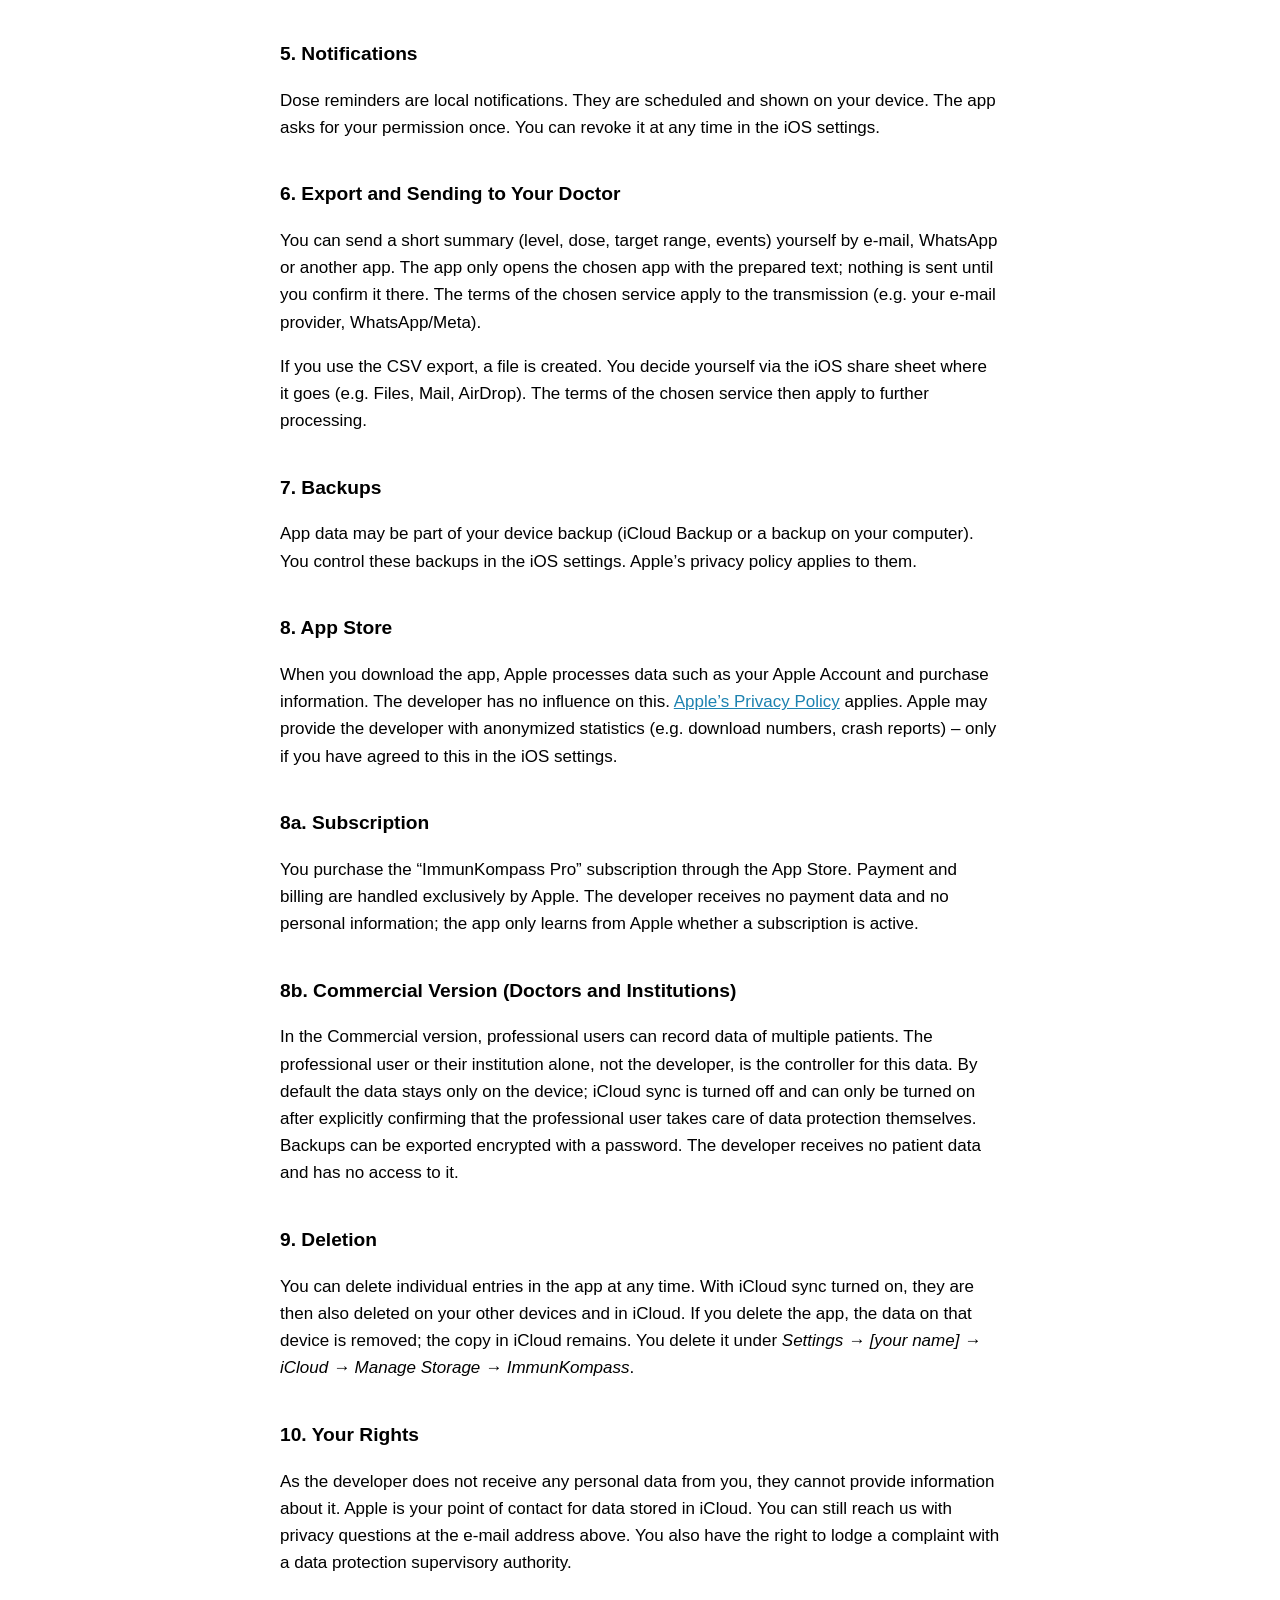
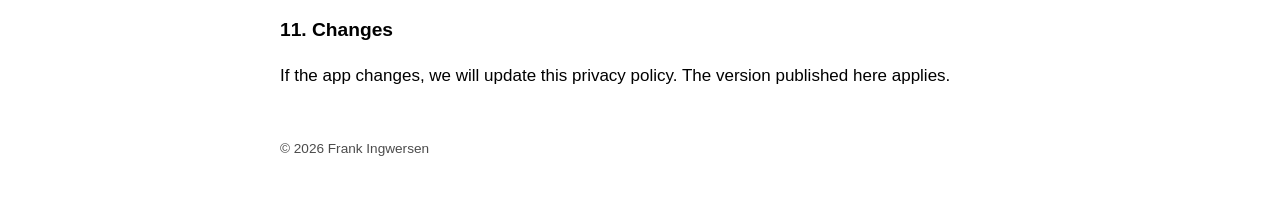
<file: en/privacy.html>
<!DOCTYPE html>
<html lang="en">
<head>
<meta charset="utf-8">
<meta name="viewport" content="width=device-width, initial-scale=1">
<title>ImmunKompass – Privacy Policy</title>
<link rel="stylesheet" href="../style.css">
<link rel="icon" href="../icon.png">
</head>
<body>
<main>
  <header>
    <img src="../icon.png" alt="">
    <div><h1>Privacy Policy</h1><p>ImmunKompass for iPhone, iPad and Apple Watch</p></div>
  </header>
  <nav>
    <a href="index.html">Support</a>
    <a href="privacy.html">Privacy</a>
    <a href="terms.html">Terms of Use</a>
    <a href="imprint.html">Legal Notice</a>
    <a href="../datenschutz.html" lang="de">Deutsch</a>
  </nav>

  <p>Last updated: November 25, 2026</p>
  <p><em>This is a translation for convenience. In case of doubt, the <a href="../datenschutz.html">German version</a> applies.</em></p>

  <div class="box"><strong>In short:</strong> ImmunKompass stores your entries on your devices and – if you are signed in to iCloud – in your private iCloud storage at Apple, so they are the same on iPhone, iPad and Mac. The developer has no access to this data and receives no data. There is no separate account, no developer server, no advertising, no tracking and no analytics tools.</div>

  <h2>1. Controller</h2>
  <p>Frank Ingwersen<br>Rungholtweg 35<br>25917 Leck<br>Germany<br>E-mail: <a href="mailto:stonefrank@icloud.com">stonefrank@icloud.com</a></p>

  <h2>2. What data does the app process?</h2>
  <p>You can enter the following information in the app yourself:</p>
  <ul>
    <li>selected or custom immunosuppressants, brand name and target range,</li>
    <li>doses with date and note,</li>
    <li>blood drug levels with date,</li>
    <li>other lab values (e.g. blood count, kidney, liver and inflammation values) as well as custom lab values with name, unit, date and note,</li>
    <li>events such as hospital stays, illness or additional medications with period and note,</li>
    <li>times for dose reminders.</li>
  </ul>
  <p>This information is health data within the meaning of Art.&nbsp;9 GDPR. It is stored and processed <strong>on your devices</strong> and – if you use iCloud – synced between your devices via your private iCloud storage (see section&nbsp;3). It is not transmitted to the developer. Processing takes place solely at your initiative and for your personal use.</p>

  <h2>3. iCloud Sync</h2>
  <p>If you are signed in to iCloud with your Apple Account on your device, the app additionally stores your entries in your private iCloud database (Apple CloudKit). This makes them available on all your devices with the same Apple Account (iPhone, iPad, Mac). The data is kept in your personal iCloud storage. The developer can neither view nor retrieve it.</p>
  <p>The service provider is Apple (for users in the EU: Apple Distribution International Ltd., Ireland). <a href="https://www.apple.com/legal/privacy/">Apple’s Privacy Policy</a> and the iCloud Terms and Conditions apply. Apple may also process the data on servers outside the EU.</p>
  <p>You can turn off syncing at any time: <em>Settings → [your name] → iCloud</em> → turn off ImmunKompass. The data then remains only on the respective device.</p>

  <h2>4. Apple Watch</h2>
  <p>The Apple Watch app uses the same private iCloud database as iPhone, iPad and Mac (see section&nbsp;3). It shows your entries, and you can add levels and blood values there – even without an iPhone nearby. No developer server is involved.</p>

  <h2>5. Notifications</h2>
  <p>Dose reminders are local notifications. They are scheduled and shown on your device. The app asks for your permission once. You can revoke it at any time in the iOS settings.</p>

  <h2>6. Export and Sending to Your Doctor</h2>
  <p>You can send a short summary (level, dose, target range, events) yourself by e-mail, WhatsApp or another app. The app only opens the chosen app with the prepared text; nothing is sent until you confirm it there. The terms of the chosen service apply to the transmission (e.g. your e-mail provider, WhatsApp/Meta).</p>
  <p>If you use the CSV export, a file is created. You decide yourself via the iOS share sheet where it goes (e.g. Files, Mail, AirDrop). The terms of the chosen service then apply to further processing.</p>

  <h2>7. Backups</h2>
  <p>App data may be part of your device backup (iCloud Backup or a backup on your computer). You control these backups in the iOS settings. Apple’s privacy policy applies to them.</p>

  <h2>8. App Store</h2>
  <p>When you download the app, Apple processes data such as your Apple Account and purchase information. The developer has no influence on this. <a href="https://www.apple.com/legal/privacy/">Apple’s Privacy Policy</a> applies. Apple may provide the developer with anonymized statistics (e.g. download numbers, crash reports) – only if you have agreed to this in the iOS settings.</p>

  <h2>8a. Subscription</h2>
  <p>You purchase the “ImmunKompass Pro” subscription through the App Store. Payment and billing are handled exclusively by Apple. The developer receives no payment data and no personal information; the app only learns from Apple whether a subscription is active.</p>

  <h2>8b. Commercial Version (Doctors and Institutions)</h2>
  <p>In the Commercial version, professional users can record data of multiple patients. The professional user or their institution alone, not the developer, is the controller for this data. By default the data stays only on the device; iCloud sync is turned off and can only be turned on after explicitly confirming that the professional user takes care of data protection themselves. Backups can be exported encrypted with a password. The developer receives no patient data and has no access to it.</p>

  <h2>9. Deletion</h2>
  <p>You can delete individual entries in the app at any time. With iCloud sync turned on, they are then also deleted on your other devices and in iCloud. If you delete the app, the data on that device is removed; the copy in iCloud remains. You delete it under <em>Settings → [your name] → iCloud → Manage Storage → ImmunKompass</em>.</p>

  <h2>10. Your Rights</h2>
  <p>As the developer does not receive any personal data from you, they cannot provide information about it. Apple is your point of contact for data stored in iCloud. You can still reach us with privacy questions at the e-mail address above. You also have the right to lodge a complaint with a data protection supervisory authority.</p>

  <h2>11. Changes</h2>
  <p>If the app changes, we will update this privacy policy. The version published here applies.</p>

  <footer>© 2026 Frank Ingwersen</footer>
</main>
</body>
</html>
</file>
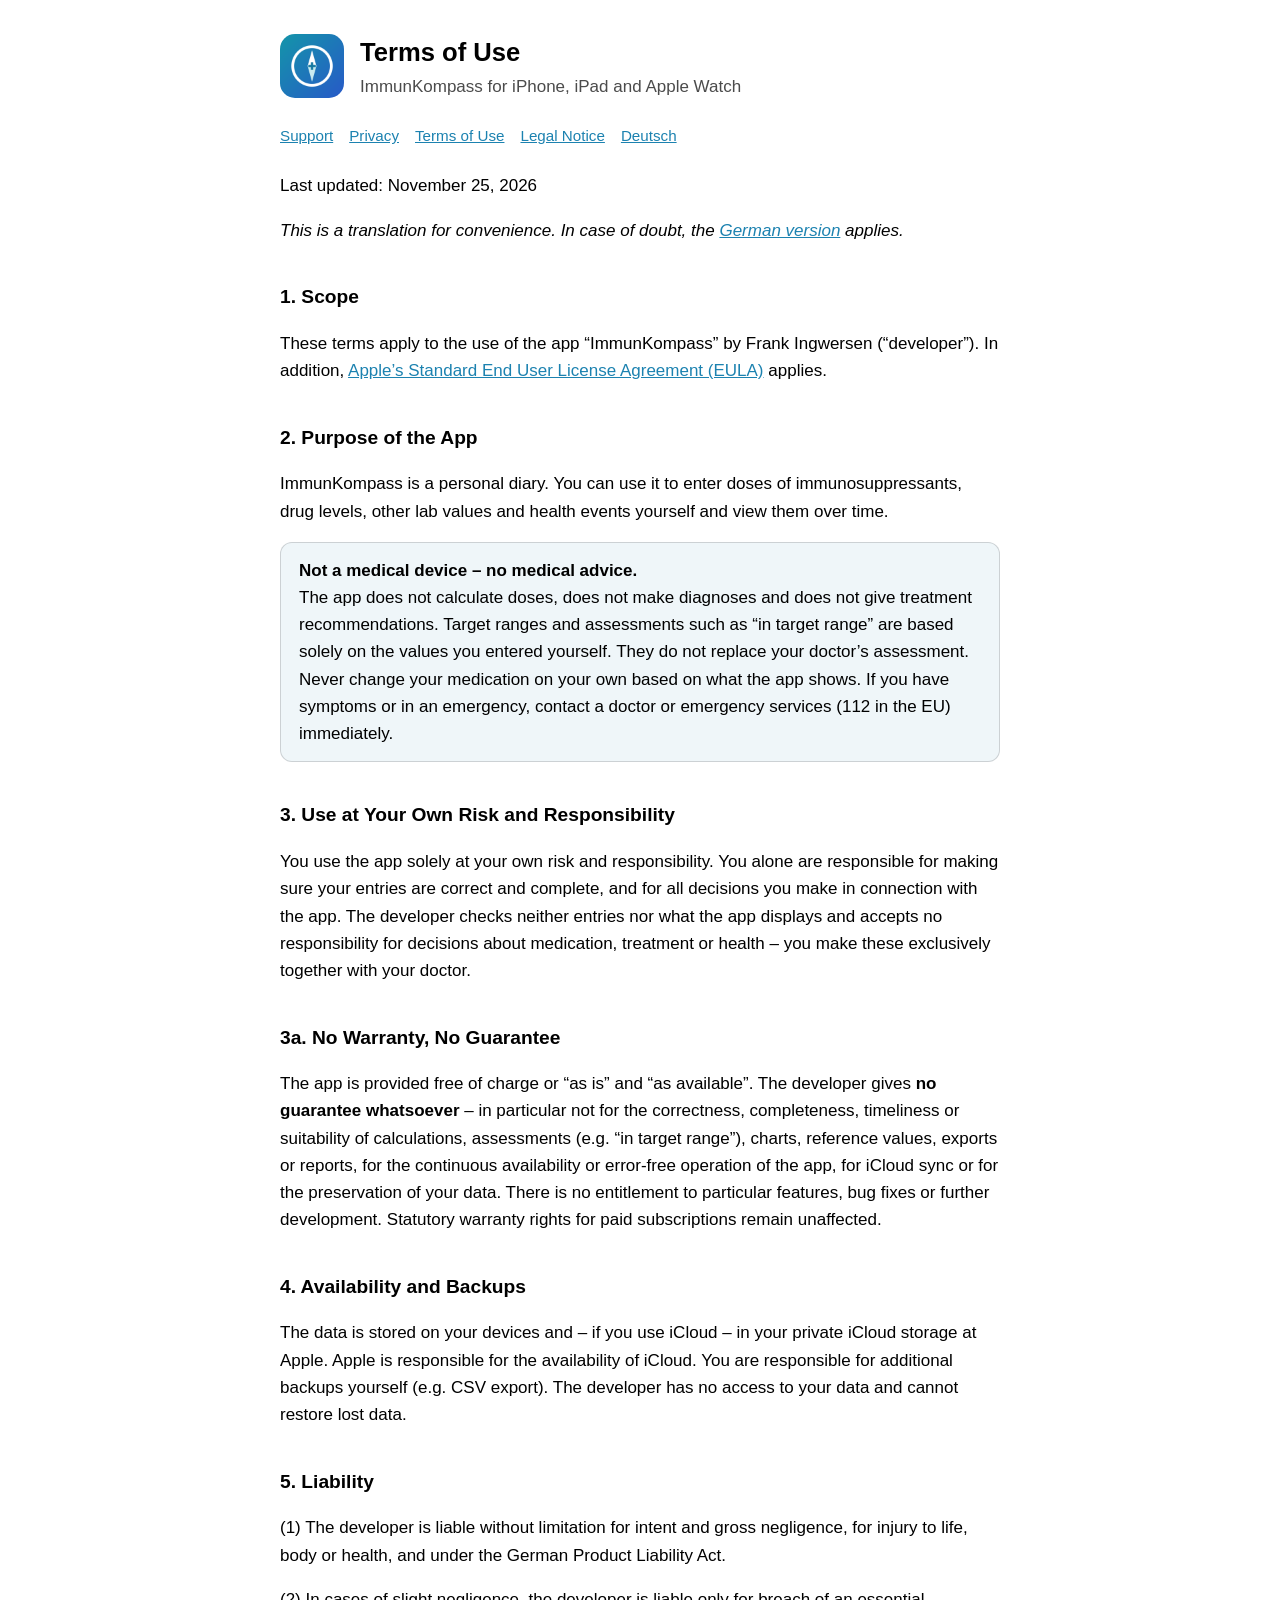
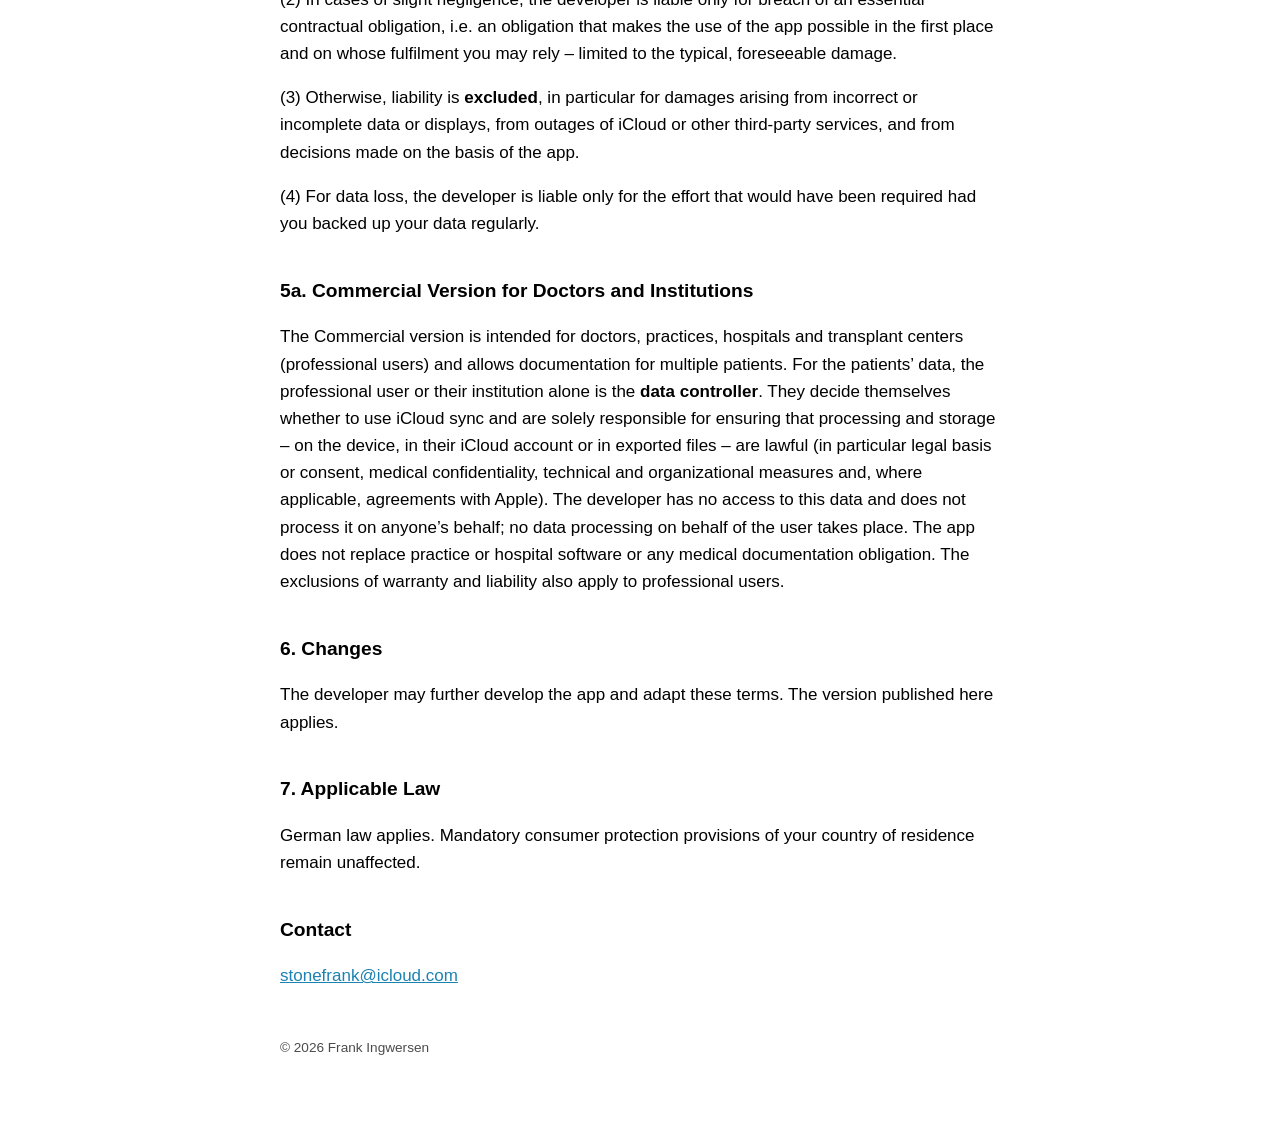
<file: en/terms.html>
<!DOCTYPE html>
<html lang="en">
<head>
<meta charset="utf-8">
<meta name="viewport" content="width=device-width, initial-scale=1">
<title>ImmunKompass – Terms of Use</title>
<link rel="stylesheet" href="../style.css">
<link rel="icon" href="../icon.png">
</head>
<body>
<main>
  <header>
    <img src="../icon.png" alt="">
    <div><h1>Terms of Use</h1><p>ImmunKompass for iPhone, iPad and Apple Watch</p></div>
  </header>
  <nav>
    <a href="index.html">Support</a>
    <a href="privacy.html">Privacy</a>
    <a href="terms.html">Terms of Use</a>
    <a href="imprint.html">Legal Notice</a>
    <a href="../nutzungsbedingungen.html" lang="de">Deutsch</a>
  </nav>

  <p>Last updated: November 25, 2026</p>
  <p><em>This is a translation for convenience. In case of doubt, the <a href="../nutzungsbedingungen.html">German version</a> applies.</em></p>

  <h2>1. Scope</h2>
  <p>These terms apply to the use of the app “ImmunKompass” by Frank Ingwersen (“developer”). In addition, <a href="https://www.apple.com/legal/internet-services/itunes/dev/stdeula/">Apple’s Standard End User License Agreement (EULA)</a> applies.</p>

  <h2>2. Purpose of the App</h2>
  <p>ImmunKompass is a personal diary. You can use it to enter doses of immunosuppressants, drug levels, other lab values and health events yourself and view them over time.</p>

  <div class="box">
    <strong>Not a medical device – no medical advice.</strong><br>
    The app does not calculate doses, does not make diagnoses and does not give treatment recommendations. Target ranges and assessments such as “in target range” are based solely on the values you entered yourself. They do not replace your doctor’s assessment. Never change your medication on your own based on what the app shows. If you have symptoms or in an emergency, contact a doctor or emergency services (112 in the EU) immediately.
  </div>

  <h2>3. Use at Your Own Risk and Responsibility</h2>
  <p>You use the app solely at your own risk and responsibility. You alone are responsible for making sure your entries are correct and complete, and for all decisions you make in connection with the app. The developer checks neither entries nor what the app displays and accepts no responsibility for decisions about medication, treatment or health – you make these exclusively together with your doctor.</p>

  <h2>3a. No Warranty, No Guarantee</h2>
  <p>The app is provided free of charge or “as is” and “as available”. The developer gives <strong>no guarantee whatsoever</strong> – in particular not for the correctness, completeness, timeliness or suitability of calculations, assessments (e.g. “in target range”), charts, reference values, exports or reports, for the continuous availability or error-free operation of the app, for iCloud sync or for the preservation of your data. There is no entitlement to particular features, bug fixes or further development. Statutory warranty rights for paid subscriptions remain unaffected.</p>

  <h2>4. Availability and Backups</h2>
  <p>The data is stored on your devices and – if you use iCloud – in your private iCloud storage at Apple. Apple is responsible for the availability of iCloud. You are responsible for additional backups yourself (e.g. CSV export). The developer has no access to your data and cannot restore lost data.</p>

  <h2>5. Liability</h2>
  <p>(1) The developer is liable without limitation for intent and gross negligence, for injury to life, body or health, and under the German Product Liability Act.</p>
  <p>(2) In cases of slight negligence, the developer is liable only for breach of an essential contractual obligation, i.e. an obligation that makes the use of the app possible in the first place and on whose fulfilment you may rely – limited to the typical, foreseeable damage.</p>
  <p>(3) Otherwise, liability is <strong>excluded</strong>, in particular for damages arising from incorrect or incomplete data or displays, from outages of iCloud or other third-party services, and from decisions made on the basis of the app.</p>
  <p>(4) For data loss, the developer is liable only for the effort that would have been required had you backed up your data regularly.</p>

  <h2>5a. Commercial Version for Doctors and Institutions</h2>
  <p>The Commercial version is intended for doctors, practices, hospitals and transplant centers (professional users) and allows documentation for multiple patients. For the patients’ data, the professional user or their institution alone is the <strong>data controller</strong>. They decide themselves whether to use iCloud sync and are solely responsible for ensuring that processing and storage – on the device, in their iCloud account or in exported files – are lawful (in particular legal basis or consent, medical confidentiality, technical and organizational measures and, where applicable, agreements with Apple). The developer has no access to this data and does not process it on anyone’s behalf; no data processing on behalf of the user takes place. The app does not replace practice or hospital software or any medical documentation obligation. The exclusions of warranty and liability also apply to professional users.</p>

  <h2>6. Changes</h2>
  <p>The developer may further develop the app and adapt these terms. The version published here applies.</p>

  <h2>7. Applicable Law</h2>
  <p>German law applies. Mandatory consumer protection provisions of your country of residence remain unaffected.</p>

  <h2>Contact</h2>
  <p><a href="mailto:stonefrank@icloud.com">stonefrank@icloud.com</a></p>

  <footer>© 2026 Frank Ingwersen</footer>
</main>
</body>
</html>
</file>
<file: style.css>
:root { color-scheme: light dark; --accent: #1c82b0; }
* { box-sizing: border-box; }
body { font: 17px/1.6 -apple-system, BlinkMacSystemFont, "Segoe UI", Roboto, sans-serif; margin: 0; background: Canvas; color: CanvasText; }
main { max-width: 760px; margin: 0 auto; padding: 32px 20px 64px; }
header { display: flex; align-items: center; gap: 16px; margin-bottom: 24px; }
header img { width: 64px; height: 64px; border-radius: 15px; }
header h1 { margin: 0; font-size: 1.6rem; }
header p { margin: 0; opacity: .7; }
h2 { margin-top: 2em; font-size: 1.2rem; }
a { color: var(--accent); }
nav { display: flex; gap: 16px; flex-wrap: wrap; margin: 8px 0 24px; font-size: .95rem; }
.box { border: 1px solid color-mix(in srgb, CanvasText 15%, transparent); border-radius: 12px; padding: 14px 18px; background: color-mix(in srgb, var(--accent) 7%, Canvas); }
footer { margin-top: 48px; font-size: .85rem; opacity: .7; }
</file>
